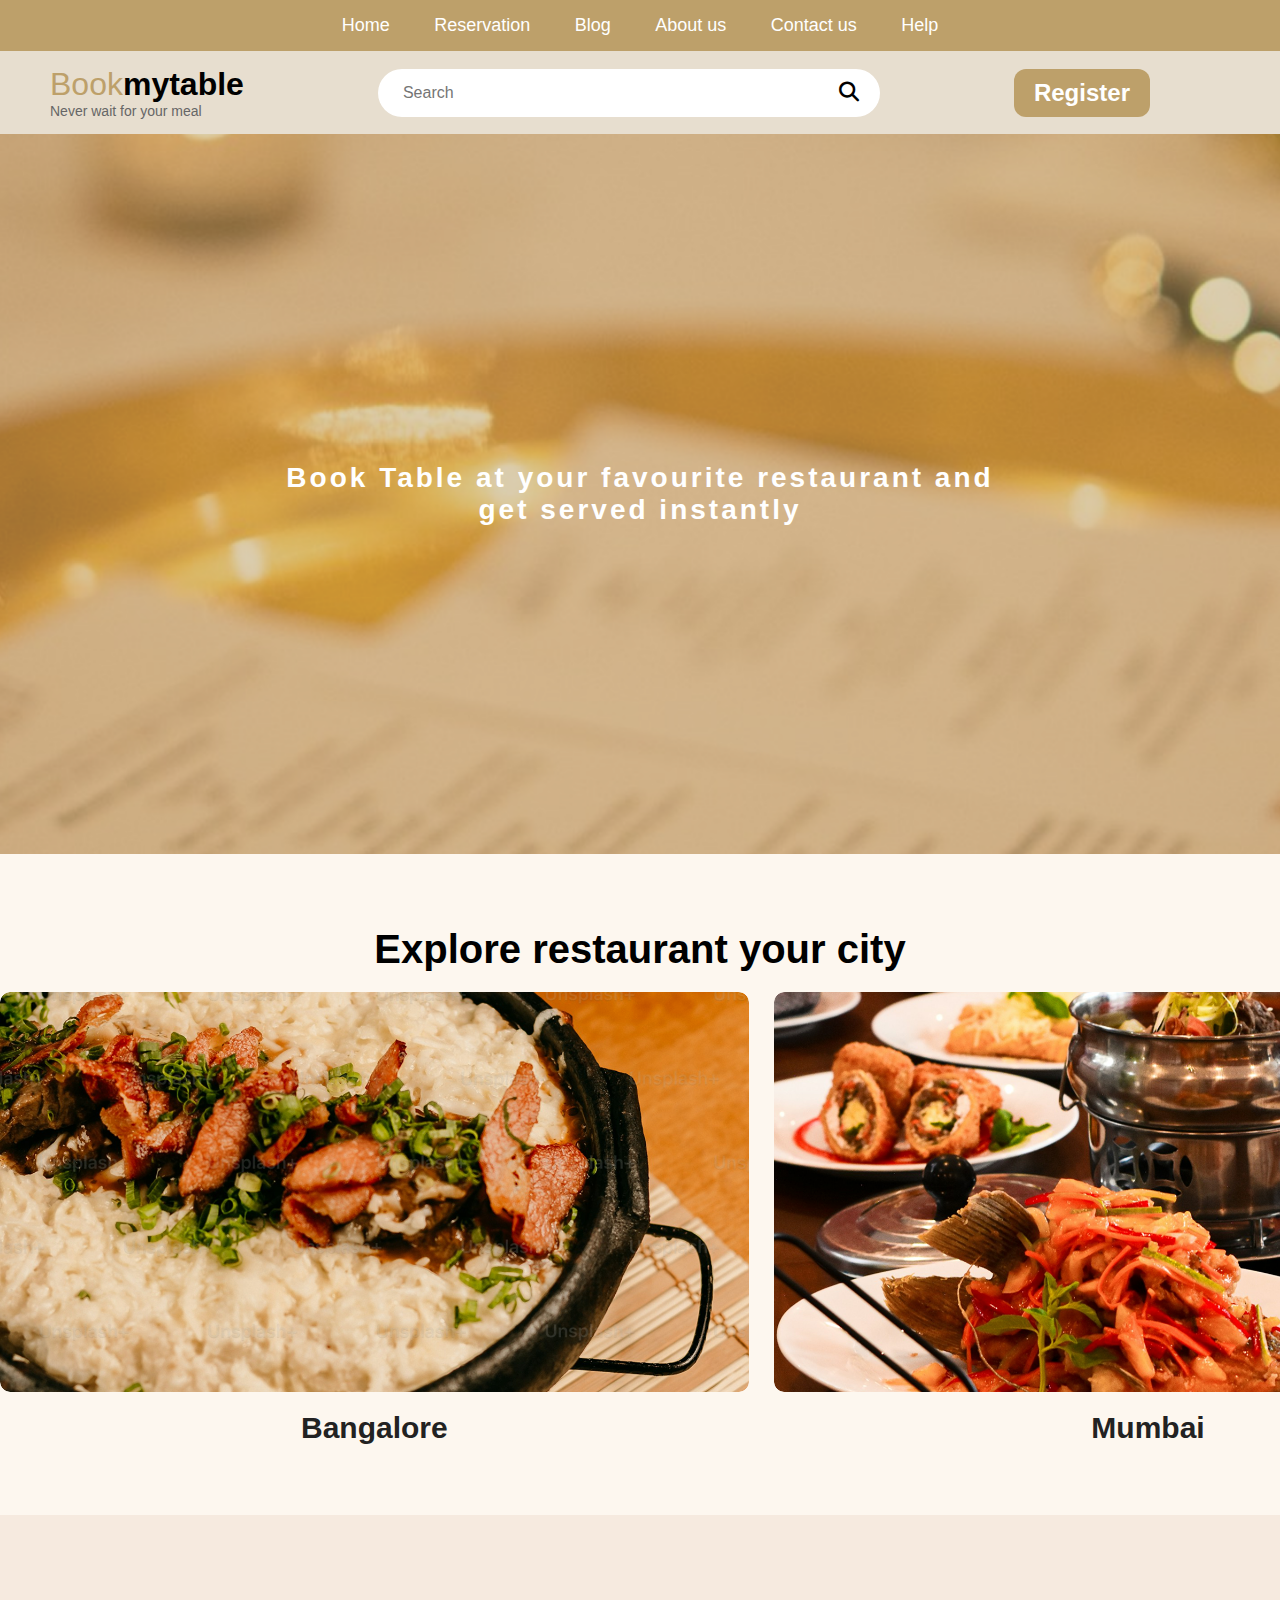
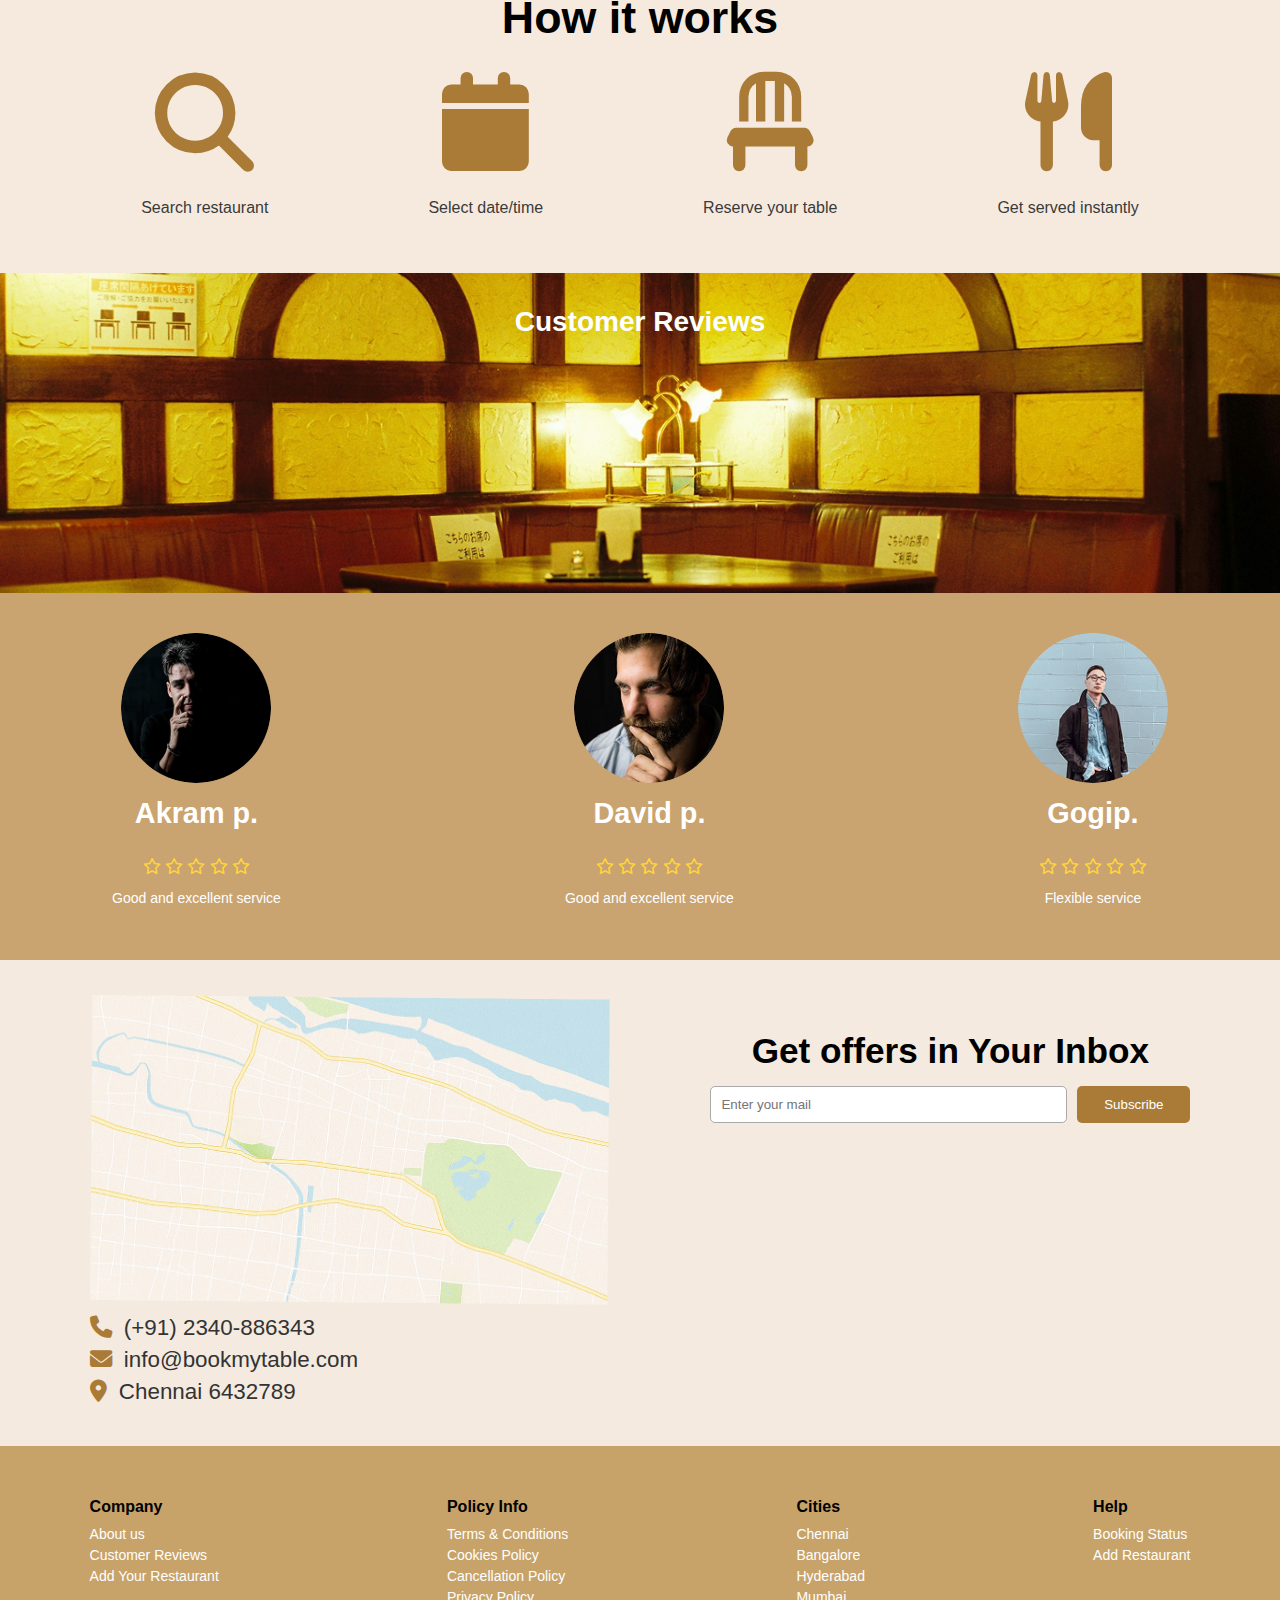
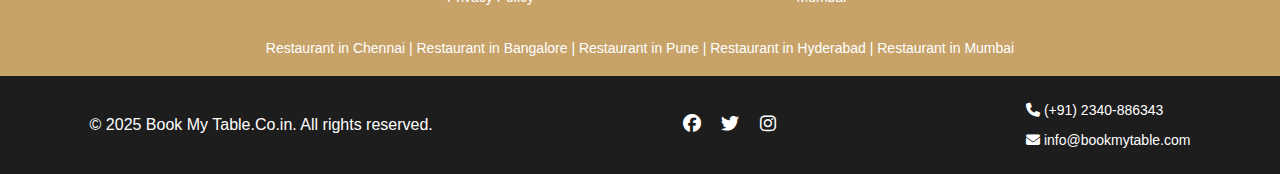
<file: index.html>
<!DOCTYPE html>
<html lang="en">
<head>
  <meta charset="UTF-8">
  <meta name="viewport" content="width=device-width, initial-scale=1.0">
  <title>Bookmytable</title>
  <link rel="stylesheet" href="css/style.css">
  <link rel="stylesheet" href="https://cdnjs.cloudflare.com/ajax/libs/font-awesome/6.5.0/css/all.min.css">
</head>
<body>
  <!-- Top Navigation -->
  <nav class="top-nav">
    <ul>
      <li><a href="index.html">Home</a></li>
      <li><a href="reservation.html">Reservation</a></li>
      <li><a href="blog.html">Blog</a></li>
      <li><a href="about.html">About us</a></li>
      <li><a href="contact.html">Contact us</a></li>
      <li><a href="help.html">Help</a></li>
    </ul>
  </nav>

  <!-- Second Navigation -->
  <div class="second-nav">
    <div class="logo">
      <a href="#"><span class="book">Book</span><span class="mytable">mytable</span></a>
      <p>Never wait for your meal</p>
    </div>

    <div class="search-box">
      <input type="text" placeholder="Search">
      <button><i class="fa fa-search"></i></button>
    </div>
    <div class="auth-buttons" id="authButtons">
        <button class="register-btn" id="registerBtn">Register</button>
    </div>

    <div class="user-actions hidden" id="userActions">
      <a href="#"><i class="fa fa-bell" style="color: #c59d0e;margin-right: 35px;  font-size: 2.4rem;" ></i></a>
      <a href="contact.html"><i class="fa fa-headphones" style="color: #c59d0e;margin-right: 35px; font-size: 2.4rem;" ></i></a>
      <a href="wishlist.html"><i class="fa fa-heart" style="color: #c59d0e;margin-right: 35px; font-size: 2.4rem;" ></i></a>
      <a href="#"><img src="image/Photo by Dani.png" alt="Profile"class="profile-pic "></a>
    </div>
       
  </div>
<!-- Register -->
   <!-- REGISTER / LOGIN MODAL -->
<div id="authModal" class="modal">
    <div class="modal-content">
        <span class="close-button" id="closeAuthModal">&times;</span>
        <h2 class="modal-title">Register Free !</h2>

        <form id="authForm">
            <div class="input-group">
                <input type="email" id="email" placeholder="Enter your e-mail" required>
            </div>
            <div class="input-group">
                <input type="password" id="password" placeholder="Password" required>
            </div>
            <button type="submit" class="login-btn">Login</button>
        </form>

        <a href="#" class="forgot-password">Forget your password?</a>

        <div class="social-separator">
            <span>Sign Up Using</span>
        </div>

        <div class="social-login">
            <a href="#" class="social-icon google"><i class="fab fa-google"></i></a>
            <a href="#" class="social-icon facebook"><i class="fab fa-facebook-f"></i></a>
            <a href="#" class="social-icon instagram"><i class="fab fa-instagram"></i></a>
            <a href="#" class="social-icon twitter"><i class="fab fa-twitter"></i></a>
        </div>
    </div>
</div>

    <!-- <div id="successModal" class="modal">
        <div class="modal-content small-modal">
            <span class="close-button" id="closeSuccessModal">&times;</span>
            <p>Login Successful!</p>
            <button class="ok-button" id="okSuccessModal">OK</button>
        </div>
    </div> -->

      <!-- Hero Section (for demo) -->
  <section class="hero">
    <h1>Book Table at your favourite restaurant and<br>get served instantly</h1>
  </section>
<!-- auto move -->
  <section class="city-section">
    <h2>Explore restaurant your city</h2>

    <div class="slider" id="slider">
        <a href="cusins.html" style="text-decoration: none;"> <div class="slide">
            <img src="image/unsplash_AGdxYn7e-5Q.png" alt="">
            <h3>Bangalore</h3>
        </div></a>
        
        <a href="cusins.html" style="text-decoration: none;"><div class="slide">
            <img src="image/unsplash_0sFJETeW64k.png" alt="">
            <h3>Mumbai</h3>
        </div></a>
        
        <a href="cusins.html" style="text-decoration: none;"><div class="slide">
            <img src="image/unsplash_AGdxYn7e-5Q.png" alt="">
            <h3>Hyderabad</h3>
        </div></a>
        
        <a href="cusins.html" style="text-decoration: none;"><div class="slide">
            <img src="image/unsplash_tsB97NwNX28.png" alt="">
            <h3>Chennai</h3>
        </div></a>
        
    </div>
</section>
<!-- HOW IT WORKS -->
<section class="how-section">
    <h2>How it works</h2>

    <div class="how-container">
        <div class="box">
            <i class="fas fa-search"></i>
            <p>Search restaurant</p>
        </div>

        <div class="box">
            <i class="fas fa-calendar"></i>
            <p>Select date/time</p>
        </div>

        <div class="box">
            <i class="fas fa-chair"></i>
            <p>Reserve your table</p>
        </div>

        <div class="box">
            <i class="fas fa-utensils"></i>
            <p>Get served instantly</p>
        </div>
    </div>
</section>

<!-- CUSTOMER REVIEW SECTION -->
<section class="review-section">
    <h2>Customer Reviews</h2>

    <div class="review-bg"></div>

    <div class="review-box-container">
        <div class="review-box">
            <img src="image/Photo by Patrick T'Kindt.png">
            <h3>Akram p.</h3>
            <i class="fa-regular fa-star" style="color: #FFD43B;"></i>
            <i class="fa-regular fa-star" style="color: #FFD43B;"></i>
            <i class="fa-regular fa-star" style="color: #FFD43B;"></i>
            <i class="fa-regular fa-star" style="color: #FFD43B;"></i>
            <i class="fa-regular fa-star" style="color: #FFD43B;"></i>
            <p>Good and excellent service</p>
        </div>

        <div class="review-box">
            <img src="image/Photo by Lesly Juarez.png">
            <h3>David p.</h3>
            <i class="fa-regular fa-star" style="color: #FFD43B;"></i>
            <i class="fa-regular fa-star" style="color: #FFD43B;"></i>
            <i class="fa-regular fa-star" style="color: #FFD43B;"></i>
            <i class="fa-regular fa-star" style="color: #FFD43B;"></i>
            <i class="fa-regular fa-star" style="color: #FFD43B;"></i>
            <p>Good and excellent service</p>
        </div>

        <div class="review-box">
            <img src="image/Photo by H Liu.png">
            <h3>Gogip.</h3>
            <i class="fa-regular fa-star" style="color: #FFD43B;"></i>
            <i class="fa-regular fa-star" style="color: #FFD43B;"></i>
            <i class="fa-regular fa-star" style="color: #FFD43B;"></i>
            <i class="fa-regular fa-star" style="color: #FFD43B;"></i>
            <i class="fa-regular fa-star" style="color: #FFD43B;"></i>
            <p>Flexible service</p>
        </div>
    </div>
</section>
<!-- FOOTER SECTION -->
<footer>

    <div class="footer-top">

        <!-- LEFT: MAP + CONTACT DETAILS -->
        <div class="footer-map">
            <img src="image/ChatGPT Image Jul 2, 2025, 06_41_54 PM 1.png ">

            <p><i class="fas fa-phone"></i> (+91) 2340-886343</p>
            <p><i class="fas fa-envelope"></i> info@bookmytable.com</p>
            <p><i class="fas fa-location-dot"></i> Chennai 6432789</p>
        </div>

        <!-- RIGHT: EMAIL FORM -->
        <div class="subscribe-box">
            <h3>Get offers in Your Inbox</h3>
            <div class="email-row">
                <input type="email" placeholder="Enter your mail">
                <button>Subscribe</button>
            </div>
        </div>

    </div>


    <!-- FOOTER MIDDLE LINKS -->
    <div class="footer-links">

        <div class="col">
            <h4>Company</h4>
            <a href="#">About us</a>
            <a href="#">Customer Reviews</a>
            <a href="#">Add Your Restaurant</a>
        </div>

        <div class="col">
            <h4>Policy Info</h4>
            <a href="#">Terms & Conditions</a>
            <a href="#">Cookies Policy</a>
            <a href="#">Cancellation Policy</a>
            <a href="#">Privacy Policy</a>
        </div>

        <div class="col">
            <h4>Cities</h4>
            <a href="#">Chennai</a>
            <a href="#">Bangalore</a>
            <a href="#">Hyderabad</a>
            <a href="#">Mumbai</a>
        </div>

        <div class="col">
            <h4>Help</h4>
            <a href="#">Booking Status</a>
            <a href="#">Add Restaurant</a>
        </div>

    </div>


    <!-- RESTAURANT TEXT LINKS -->
    <div class="restaurant-links">
        Restaurant in Chennai | Restaurant in Bangalore | Restaurant in Pune |
        Restaurant in Hyderabad | Restaurant in Mumbai
    </div>


    <!-- BOTTOM BAR -->
    <div class="footer-bottom">
        <p>© 2025 Book My Table.Co.in. All rights reserved.</p>

        <div class="social-icons">
            <a href="#"><i class="fab fa-facebook"></i></a>
            <a href="#"><i class="fab fa-twitter"></i></a>
            <a href="#"><i class="fab fa-instagram"></i></a>
        </div>

        <div class="contact-bottom">
            <p><i class="fas fa-phone"></i> (+91) 2340-886343</p>
            <p><i class="fas fa-envelope"></i> info@bookmytable.com</p>
        </div>
    </div>

</footer>


<script>
// auto move
    
const slider = document.getElementById("slider");

slider.addEventListener("mouseover", () => {
  slider.style.animationPlayState = "paused";
});

slider.addEventListener("mouseout", () => {
  slider.style.animationPlayState = "running";
});



document.addEventListener("DOMContentLoaded", () => {

    const authModal = document.getElementById("authModal");
    const registerBtn = document.getElementById("registerBtn");
    const closeAuthModal = document.getElementById("closeAuthModal");
    const authForm = document.getElementById("authForm");

    const authButtons = document.getElementById("authButtons"); // Register/Login buttons container
    const userActions = document.getElementById("userActions"); // User icons container

    // ✅ Open Modal
    registerBtn?.addEventListener("click", () => {
        authModal.classList.add("show");
    });

    // ✅ Close Modal when clicking X
    closeAuthModal?.addEventListener("click", () => {
        authModal.classList.remove("show");
    });

    // ✅ Close Modal when clicking outside box
    window.addEventListener("click", (e) => {
        if (e.target === authModal) authModal.classList.remove("show");
    });

    // ✅ On Login
    authForm?.addEventListener("submit", (e) => {
        e.preventDefault();

        authModal.classList.remove("show"); // close modal

        // Hide register/login buttons – show user icons
        authButtons.classList.add("hidden");
        userActions.classList.remove("hidden");

        console.log("User logged in successfully!");
    });
});

const profile = document.getElementById('profile');
const dropdown = document.getElementById('profileDropdown');
const bell = document.getElementById('bell');
const notification = document.getElementById('notificationBox');

// Toggle dropdown
profile.addEventListener('click', () => {
  dropdown.style.display = dropdown.style.display === 'block' ? 'none' : 'block';
  notification.style.display = 'none';
});

// Toggle notification box
bell.addEventListener('click', () => {
  notification.style.display = notification.style.display === 'block' ? 'none' : 'block';
  dropdown.style.display = 'none';
});

// Hide both when clicking outside
document.addEventListener('click', (e) => {
  if (!profile.contains(e.target) && !dropdown.contains(e.target) &&
      !bell.contains(e.target) && !notification.contains(e.target)) {
    dropdown.style.display = 'none';
    notification.style.display = 'none';
  }
});

</script>
</body>
</html>
</file>
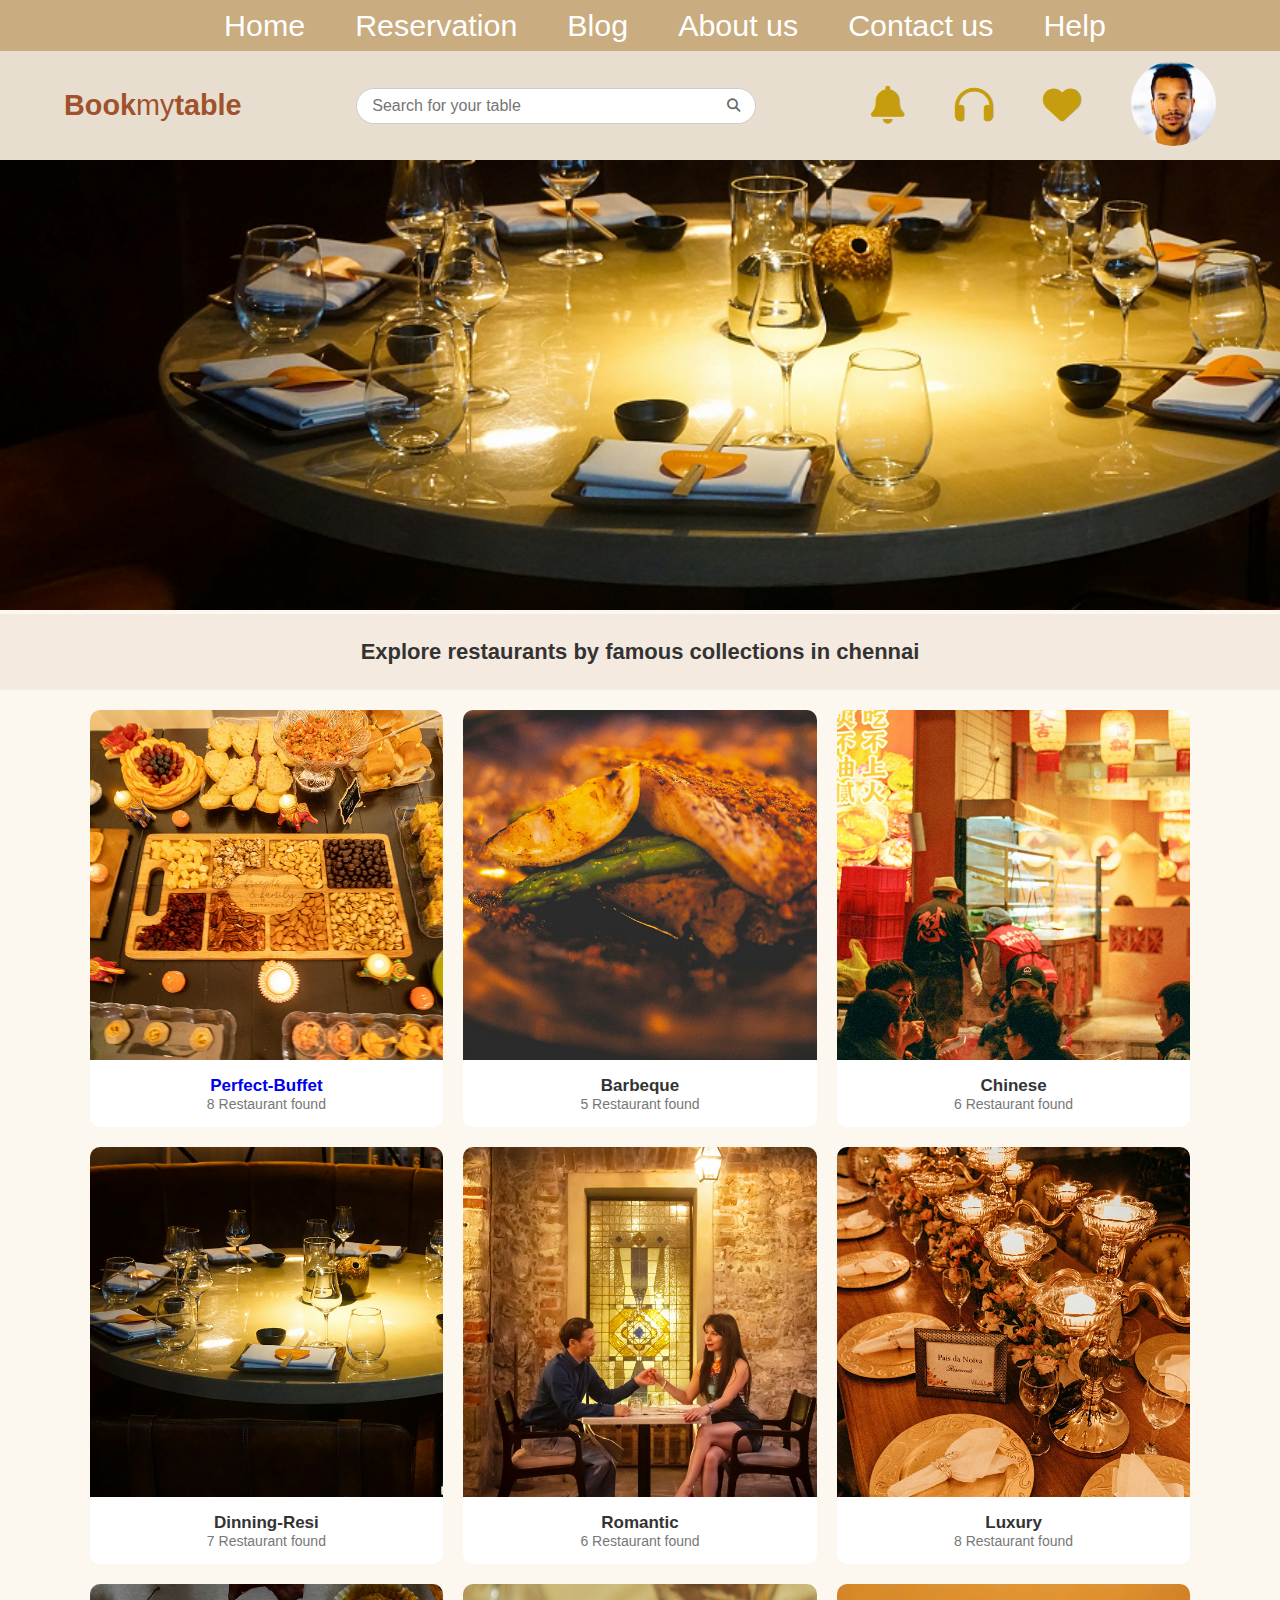
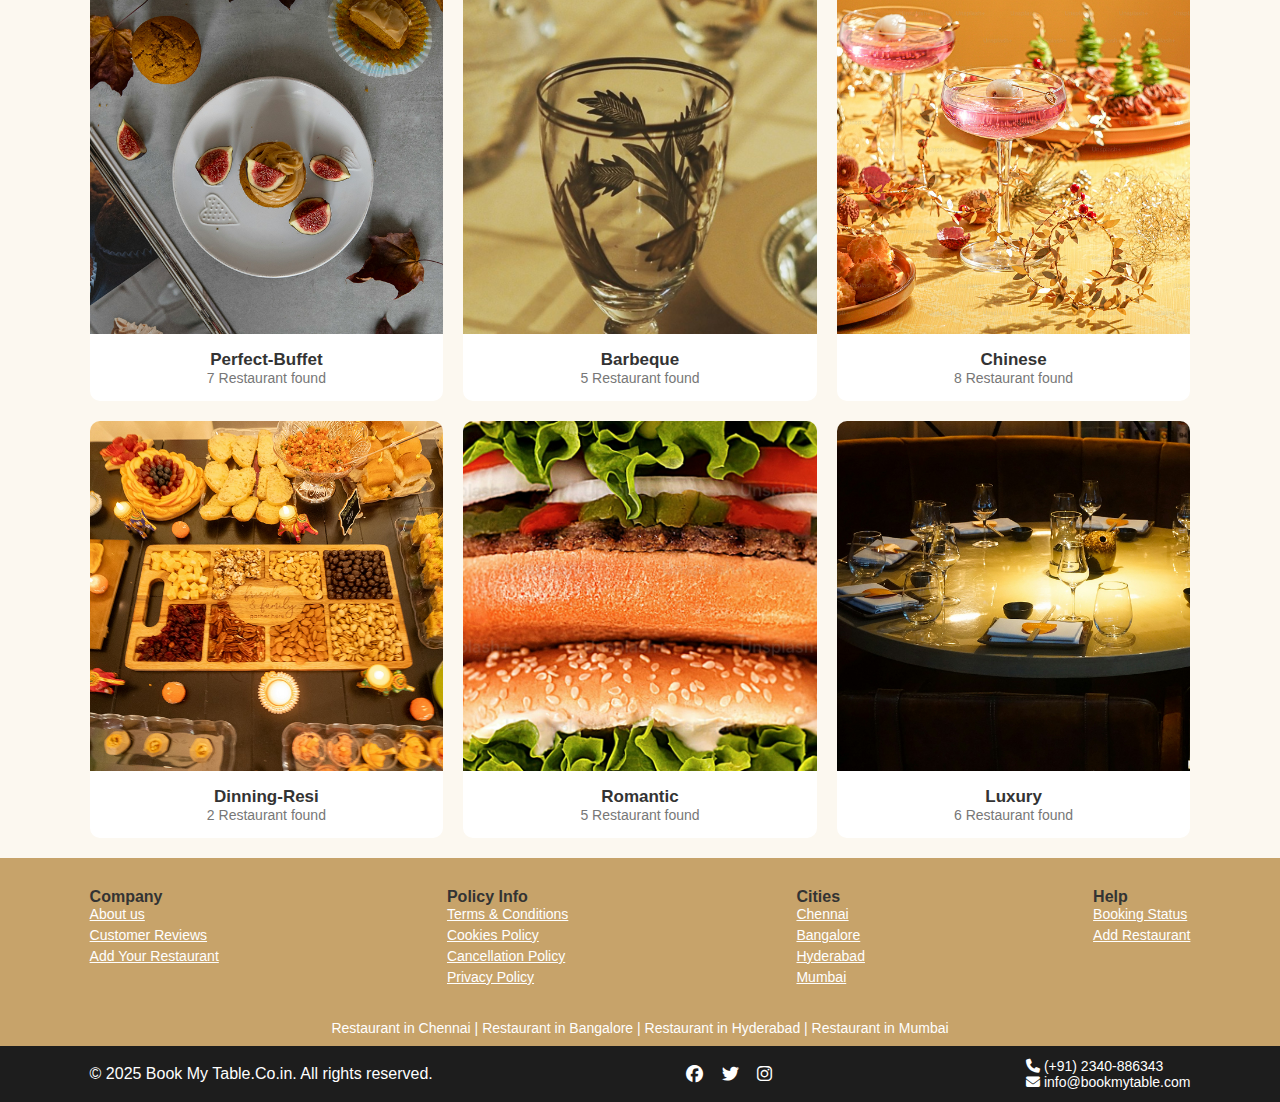
<file: cusins.html>
<!DOCTYPE html>
<html lang="en">
<head>
<meta charset="UTF-8">
<meta name="viewport" content="width=device-width, initial-scale=1.0">
<title>Navbar</title>
<link rel="stylesheet" href="css/cusins.css">

<!-- Font Awesome Icons -->
<link rel="stylesheet" href="https://cdnjs.cloudflare.com/ajax/libs/font-awesome/6.5.0/css/all.min.css">

</head>
<body>

<header class="site-header">
        <nav class="top-nav-bar">
            <a href="index.html">Home</a>
            <a href="reservation.html">Reservation</a>
            <a href="blog.html">Blog</a>
            <a href="about.html">About us</a>
            <a href="contact.html">Contact us</a>
            <a href="help.html">Help</a>
        </nav>
        <div class="search-and-user-bar">
            <div class="logo">Book<span class="my-table">my</span>table</div>
            <div class="search-container">
                <input type="text" placeholder="Search for your table" class="search-input">
                <button class="search-btn"><i class="fas fa-search"></i></button>
            </div>
            <div class="user-icons">
                <a href="#"><i class="fa fa-bell" style="color: #c59d0e;margin-right: 35px;  font-size: 2.4rem;"  ></i></a>
                <a href="contact.html"><i class="fa fa-headphones" style="color: #c59d0e;margin-right: 35px;  font-size: 2.4rem;" " ></i></a>
                <a href="wishlist.html"><i class="fa fa-heart" style="color: #c59d0e;margin-right: 35px;  font-size: 2.4rem;" " ></i></a>
                <a href="#"><img src="image/Photo by Dani.png" alt="Profile" class="profile-pic "></a>
            </div>
        </div>
    </header>

<!-- Image Below Navbar -->
<div class="hero-img">
    <img src="image/unsplash_zS2E12aPO00-1.png" alt="">
</div>
<!-- PAGE TITLE -->
<section class="collections-title">
    <h2>Explore restaurants by famous collections in chennai</h2>
</section>

<!-- RESTAURANT GRID SECTION -->
<section class="collection-grid">

    <!-- CARD -->
   <a href="reservation.html" style="text-decoration: none;"> <div class="card"><img src="image/unsplash_OlHQyIHQorc-1.png" alt=""><h3>Perfect-Buffet</h3><p>8 Restaurant found</p></div> </a>
    <div class="card"><img src="image/unsplash_NvxVZ3xMc2M-2.png" alt=""><h3>Barbeque</h3><p>5 Restaurant found</p></div>
    <div class="card"><img src="image/unsplash_NvxVZ3xMc2M-1.png" alt=""><h3>Chinese</h3><p>6 Restaurant found</p></div>

    <div class="card"><img src="image/unsplash_zS2E12aPO00-1.png" alt=""><h3>Dinning-Resi</h3><p>7 Restaurant found</p></div>
    <div class="card"><img src="image/unsplash_rgzoI430PBs-1.png" alt=""><h3>Romantic</h3><p>6 Restaurant found</p></div>
    <div class="card"><img src="image/unsplash_8TH0fB63XWg.png" alt=""><h3>Luxury</h3><p>8 Restaurant found</p></div>

    <div class="card"><img src="image/unsplash_4doynaKi3N8.png" alt=""><h3>Perfect-Buffet</h3><p>7 Restaurant found</p></div>
    <div class="card"><img src="image/unsplash_52PwQRmhdc0.png" alt=""><h3>Barbeque</h3><p>5 Restaurant found</p></div>
    <div class="card"><img src="image/unsplash_jKCy1UKE-4Y.png" alt=""><h3>Chinese</h3><p>8 Restaurant found</p></div>

    <div class="card"><img src="image/unsplash_OlHQyIHQorc-1.png" alt=""><h3>Dinning-Resi</h3><p>2 Restaurant found</p></div>
    <div class="card"><img src="image/unsplash_tsB97NwNX28.png" alt=""><h3>Romantic</h3><p>5 Restaurant found</p></div>
    <div class="card"><img src="image/unsplash_zS2E12aPO00-1.png" alt=""><h3>Luxury</h3><p>6 Restaurant found</p></div>

</section>

<!-- ✅ FOOTER EXACT DESIGN -->
<footer>

    
    <div class="footer-links">
        <div class="col">
            <h4>Company</h4>
            <a href="#">About us</a>
            <a href="#">Customer Reviews</a>
            <a href="#">Add Your Restaurant</a>
        </div>
        <div class="col">
            <h4>Policy Info</h4>
            <a href="#">Terms & Conditions</a>
            <a href="#">Cookies Policy</a>
            <a href="#">Cancellation Policy</a>
            <a href="#">Privacy Policy</a>
        </div>
        <div class="col">
            <h4>Cities</h4>
            <a href="#">Chennai</a>
            <a href="#">Bangalore</a>
            <a href="#">Hyderabad</a>
            <a href="#">Mumbai</a>
        </div>
        <div class="col">
            <h4>Help</h4>
            <a href="#">Booking Status</a>
            <a href="#">Add Restaurant</a>
        </div>
    </div>

    <div class="restaurant-links">
        Restaurant in Chennai | Restaurant in Bangalore | Restaurant in Hyderabad | Restaurant in Mumbai
    </div>

    <div class="footer-bottom">
        <p>© 2025 Book My Table.Co.in. All rights reserved.</p>

        <div class="social">
            <i class="fab fa-facebook"></i>
            <i class="fab fa-twitter"></i>
            <i class="fab fa-instagram"></i>
        </div>

        <div class="contact-end">
            <p><i class="fas fa-phone"></i> (+91) 2340-886343</p>
            <p><i class="fas fa-envelope"></i> info@bookmytable.com</p>
        </div>
    </div>

</footer>

</body>
</html>
</file>
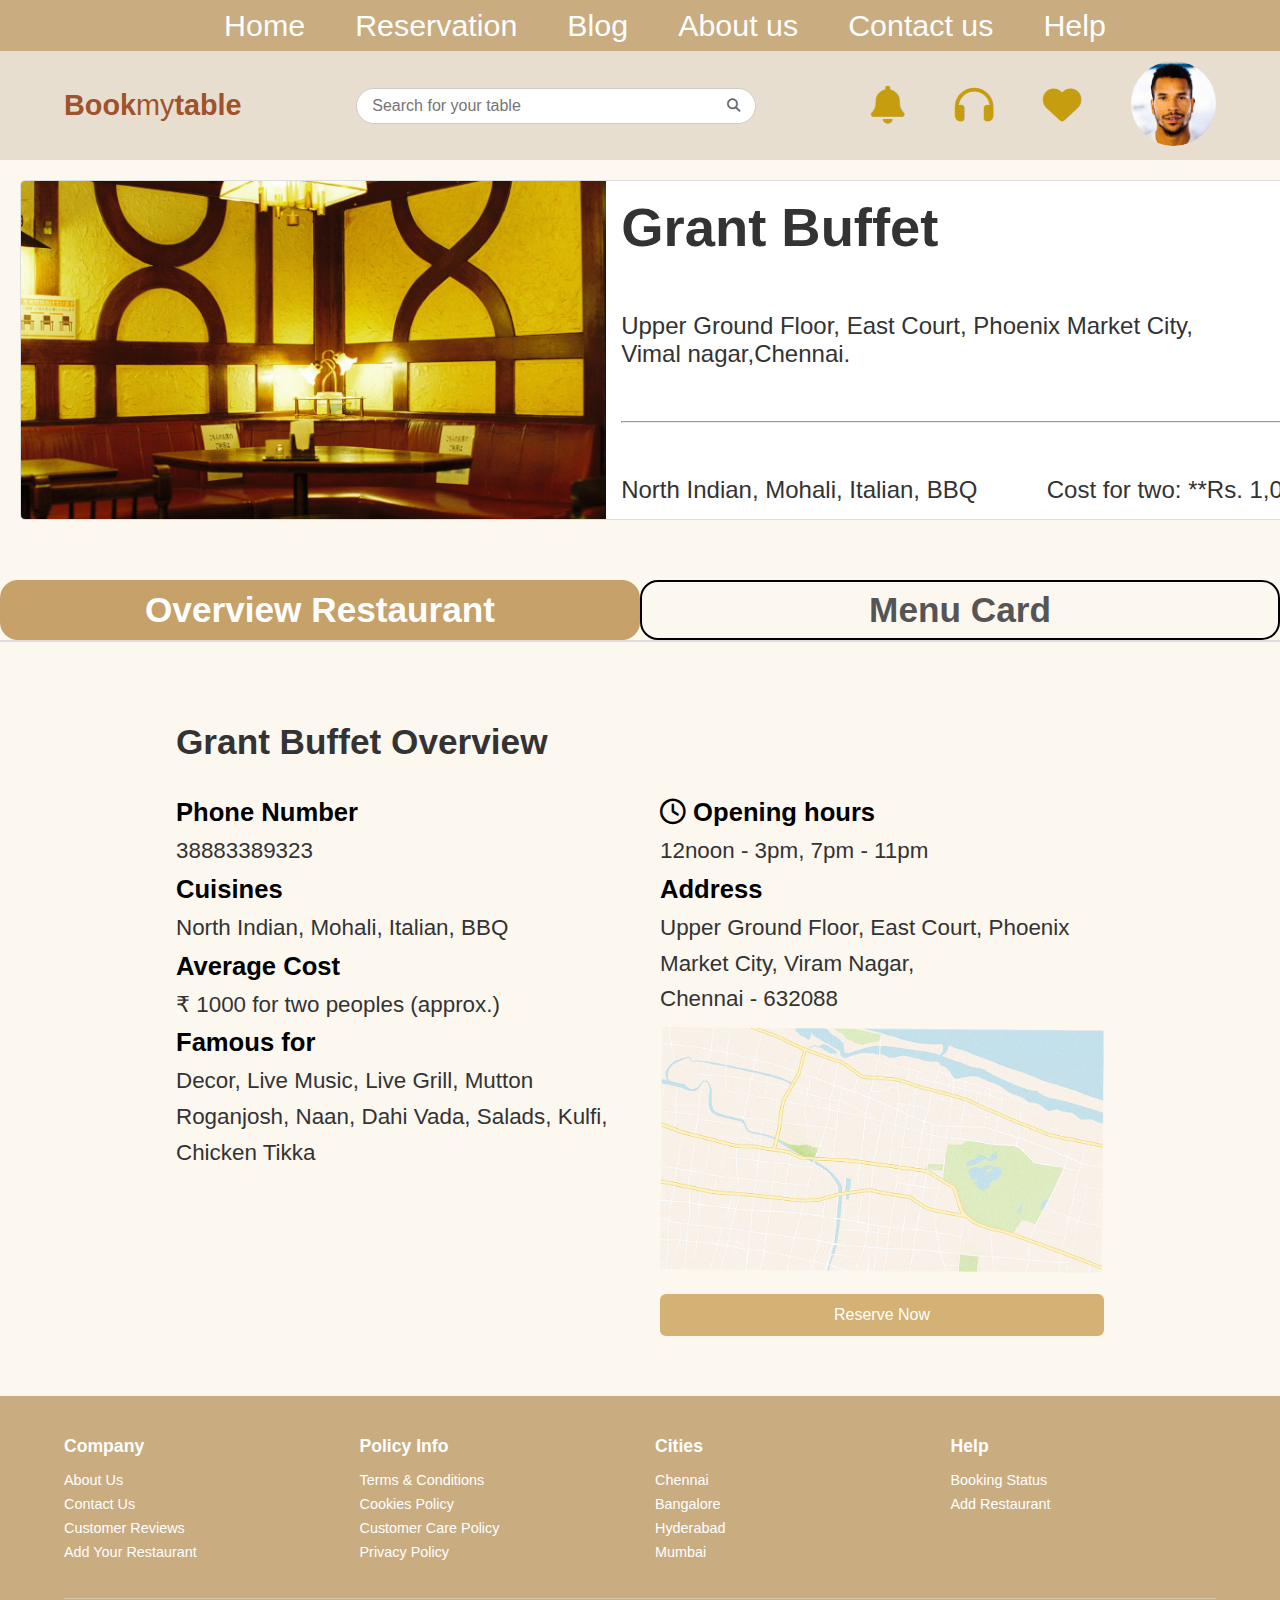
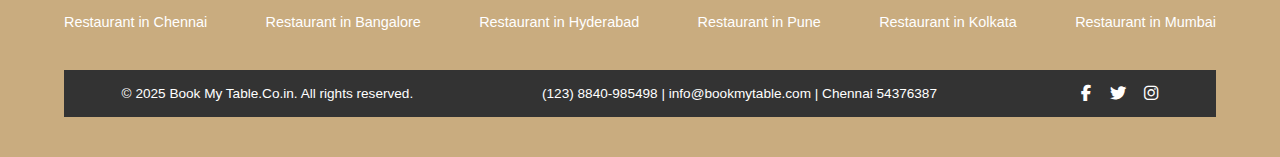
<file: grandbuff.html>
<!DOCTYPE html>
<html lang="en">
<head>
    <meta charset="UTF-8">
    <meta name="viewport" content="width=device-width, initial-scale=1.0">
    <title>Grant Buffet - Book My Table</title>
    <link rel="stylesheet" href="css/grandbuff.css">
    <link rel="stylesheet" href="https://cdnjs.cloudflare.com/ajax/libs/font-awesome/6.5.1/css/all.min.css">
</head>
<body>

     <header class="site-header">
        <nav class="top-nav-bar">
            <a href="index.html">Home</a>
            <a href="reservation.html">Reservation</a>
            <a href="blog.html">Blog</a>
            <a href="about.html">About us</a>
            <a href="contact.html">Contact us</a>
            <a href="help.html">Help</a>
        </nav>
        <div class="search-and-user-bar">
            <div class="logo">Book<span class="my-table">my</span>table</div>
            <div class="search-container">
                <input type="text" placeholder="Search for your table" class="search-input">
                <button class="search-btn"><i class="fas fa-search"></i></button>
            </div>
            <div class="user-icons">
                <a href="#"><i class="fa fa-bell" style="color: #c59d0e;margin-right: 35px;  font-size: 2.4rem;"  ></i></a>
                <a href="contact.html"><i class="fa fa-headphones" style="color: #c59d0e;margin-right: 35px;  font-size: 2.4rem;" " ></i></a>
                <a href="wishlist.html"><i class="fa fa-heart" style="color: #c59d0e;margin-right: 35px;  font-size: 2.4rem;" " ></i></a>
                <a href="#"><img src="image/Photo by Dani.png" alt="Profile" class="profile-pic "></a>
            </div>
        </div>
    </header>

            
    <main class="restaurant-detail-page">
        <section class="restaurant-listings">
            <article class="restaurant-card">
                <img src="image/Frame 30681.png" alt="Grant Buffet restaurant interior" class="card-image">
                <div class="card-content">
                    <div class="title-row">
                        <h2>Grant Buffet</h2>    
                        <button class="favorite-btn"><i class="far fa-heart"></i></button>
                    </div>
                    <p class="cuisine-types">Upper Ground Floor, East Court, Phoenix Market City,<br>Vimal nagar,Chennai.</p>
                    <hr>
                    <div class="details-row">
                        <p class="cuisine">North Indian, Mohali, Italian, BBQ</p>
                        <p class="cost">Cost for two: **Rs. 1,000**</p>
                        <div class="rating">
                            </div>
                            <hr>
                    </div>
                </div>
            </article>
        </section>
        <nav class="restaurant-tabs">
            <a href="#" class="tab active" data-tab="overview" style="text-align: center; width: 50%;font-size: 2.2rem;">Overview Restaurant</a>
            <a href="#" class="tab" data-tab="menu" style="text-align: center; width: 50%;font-size: 2.2rem;">Menu Card</a>
        </nav>

        <div class="content-container">
            
            <section class="tab-content" id="overview">
                <div class="overview-section">

                    <h2 class="heading">Grant Buffet Overview</h2>

                    <div class="overview-container">

                        <!-- LEFT SIDE -->
                        <div class="left-details">
                            <p><strong>Phone Number</strong><br> 38883389323</p>

                            <p><strong>Cuisines</strong><br> North Indian, Mohali, Italian, BBQ</p>

                            <p><strong>Average Cost</strong><br> ₹ 1000 for two peoples (approx.)</p>

                            <p><strong>Famous for</strong><br>
                                Decor, Live Music, Live Grill, Mutton Roganjosh, Naan, Dahi Vada, Salads, Kulfi, Chicken Tikka
                            </p>
                        </div>

                        <!-- RIGHT SIDE -->
                        <div class="right-details">
                            <p><strong><i class="fa-regular fa-clock"></i> Opening hours</strong><br>
                                12noon - 3pm, 7pm - 11pm
                            </p>

                            <p><strong>Address</strong><br>
                                Upper Ground Floor, East Court, Phoenix Market City, Viram Nagar,<br>
                                Chennai - 632088
                            </p>

                            <img src="image/ChatGPT Image Jul 2, 2025, 06_41_54 PM 1.png"
                                alt="map" class="map-img">

                            <a href="reservetable.html" style="text-decoration: none; color: white;"> <button class="reserve-btn">Reserve Now</button></a>
                        </div>

                    </div>

                </div>
            </section>

            <section class="tab-content hidden" id="menu">
                <div class="menu-container">

                    <h2>Our Menu Card</h2>

                    <div class="tabs">
                        <button class="tab">Starters</button>
                        <button class="tab">Main course</button>
                        <button class="tab active">Desserts</button>
                        <button class="tab">Beverages</button>
                    </div>

                    <div class="menu-grid">

                        <!-- CARD 1 -->
                        <div class="menu-card">
                            <img src="image/panna.webp" alt="Panno Catto">
                            <h3>Panno Catto</h3>
                            <p>₹ 240</p>

                            <button class="heart-btn"><i class="fa-regular fa-heart"></i></button>
                            <a href="wishlist.html" style="text-decoration: none;color: white;"> <button class="add-btn">Add Item</button></a>
                        </div>

                        <!-- CARD 2 -->
                        <div class="menu-card">
                            <img src="image/browine.webp" alt="Brownie Ice">
                            <h3>Brownie Ice</h3>
                            <p>₹ 280</p>

                            <button class="heart-btn"><i class="fa-regular fa-heart"></i></button>
                            <button class="add-btn">Add Item</button>
                        </div>

                        <!-- CARD 3 -->
                        <div class="menu-card">
                            <img src="image/gluten-free-new-york-cheesecake-1450985-hero-01-dc54f9daf38044238b495c7cefc191fa.jpg" alt="Chesse Cake">
                            <h3>Chesse Cake</h3>
                            <p>₹ 240</p>

                            <button class="heart-btn"><i class="fa-regular fa-heart"></i></button>
                            <button class="add-btn">Add Item</button>
                        </div>

                        <!-- CARD 4 -->
                        <div class="menu-card">
                            <img src="image/salted-caramel-apple-pie-lattice-top.jpg" alt="Apple Pie">
                            <h3>Apple Pie</h3>
                            <p>₹ 240</p>

                            <button class="heart-btn"><i class="fa-regular fa-heart"></i></button>
                            <button class="add-btn">Add Item</button>
                        </div>

                        <!-- CARD 5 -->
                        <div class="menu-card">
                            <img src="image/jamun.webp" alt="Gulab Jamun">
                            <h3>Gulab Jamun</h3>
                            <p>₹ 240</p>

                            <button class="heart-btn"><i class="fa-regular fa-heart"></i></button>
                            <button class="add-btn">Add Item</button>
                        </div>

                        <!-- CARD 6 -->
                        <div class="menu-card">
                            <img src="image/Classic-Creme-Brulee.jpg" alt="Creme Bruele">
                            <h3>Creme Bruele</h3>
                            <p>₹ 240</p>

                            <button class="heart-btn"><i class="fa-regular fa-heart"></i></button>
                            <button class="add-btn">Add Item</button>
                        </div>

                    </div>
                </div>
            </section>
        </div>
    </main>
     <footer class="site-footer">
        <div class="footer-content-grid">
            <div class="footer-column company">
                <h3>Company</h3>
                <ul>
                    <li>About Us</li>
                    <li>Contact Us</li>
                    <li>Customer Reviews</li>
                    <li>Add Your Restaurant</li>
                </ul>
            </div>
            <div class="footer-column policy">
                <h3>Policy Info</h3>
                <ul>
                    <li>Terms & Conditions</li>
                    <li>Cookies Policy</li>
                    <li>Customer Care Policy</li>
                    <li>Privacy Policy</li>
                </ul>
            </div>
            <div class="footer-column cities">
                <h3>Cities</h3>
                <ul>
                    <li>Chennai</li>
                    <li>Bangalore</li>
                    <li>Hyderabad</li>
                    <li>Mumbai</li>
                </ul>
            </div>
            <div class="footer-column help">
                <h3>Help</h3>
                <ul>
                    <li>Booking Status</li>
                    <li>Add Restaurant</li>
                </ul>
            </div>
        </div>

        <div class="restaurant-links-row">
            <span>Restaurant in Chennai</span>
            <span>Restaurant in Bangalore</span>
            <span>Restaurant in Hyderabad</span>
            <span>Restaurant in Pune</span>
            <span>Restaurant in Kolkata</span>
            <span>Restaurant in Mumbai</span>
        </div>

        <div class="copyright-bar">
            <div class="copyright">
                © 2025 Book My Table.Co.in. All rights reserved.
            </div>
            <div class="contact-info">
                (123) 8840-985498 | info@bookmytable.com | Chennai 54376387
            </div>
            <div class="social-icons">
                <i class="fab fa-facebook-f"></i>
                <i class="fab fa-twitter"></i>
                <i class="fab fa-instagram"></i>
            </div>
        </div>
    </footer>
    <script >
        document.addEventListener('DOMContentLoaded', () => {
    // 1. Heart Toggle Functionality
    const favoriteToggle = document.getElementById('favorite-toggle');
    if (favoriteToggle) {
        favoriteToggle.addEventListener('click', () => {
            const icon = favoriteToggle.querySelector('i');
            
            // Check if the icon is currently outlined (far)
            if (icon.classList.contains('far')) {
                // Change to filled (fas)
                icon.classList.remove('far');
                icon.classList.add('fas');
            } else {
                // Change to outlined (far)
                icon.classList.remove('fas');
                icon.classList.add('far');
            }
        });
    }


    // 2. Tab Switching Functionality
    const tabs = document.querySelectorAll('.restaurant-tabs .tab');
    const contentSections = document.querySelectorAll('.tab-content');

    tabs.forEach(tab => {
        tab.addEventListener('click', (e) => {
            e.preventDefault(); // Stop the link from navigating

            const targetId = tab.getAttribute('data-tab'); // Get 'overview' or 'menu'

            // A. Update Active Tab Styling
            tabs.forEach(t => t.classList.remove('active'));
            tab.classList.add('active');

            // B. Toggle Content Visibility
            contentSections.forEach(section => {
                // Hide all content sections
                section.classList.add('hidden');
            });
            
            // Show only the selected content section
            const targetContent = document.getElementById(targetId);
            if (targetContent) {
                targetContent.classList.remove('hidden');
            }
        });
    });
});

// Toggle heart
const heartBtns = document.querySelectorAll(".heart-btn");

heartBtns.forEach(btn => {
    btn.addEventListener("click", function () {
        this.classList.toggle("active");
    });
});
    </script>
</body>
</html>
</file>
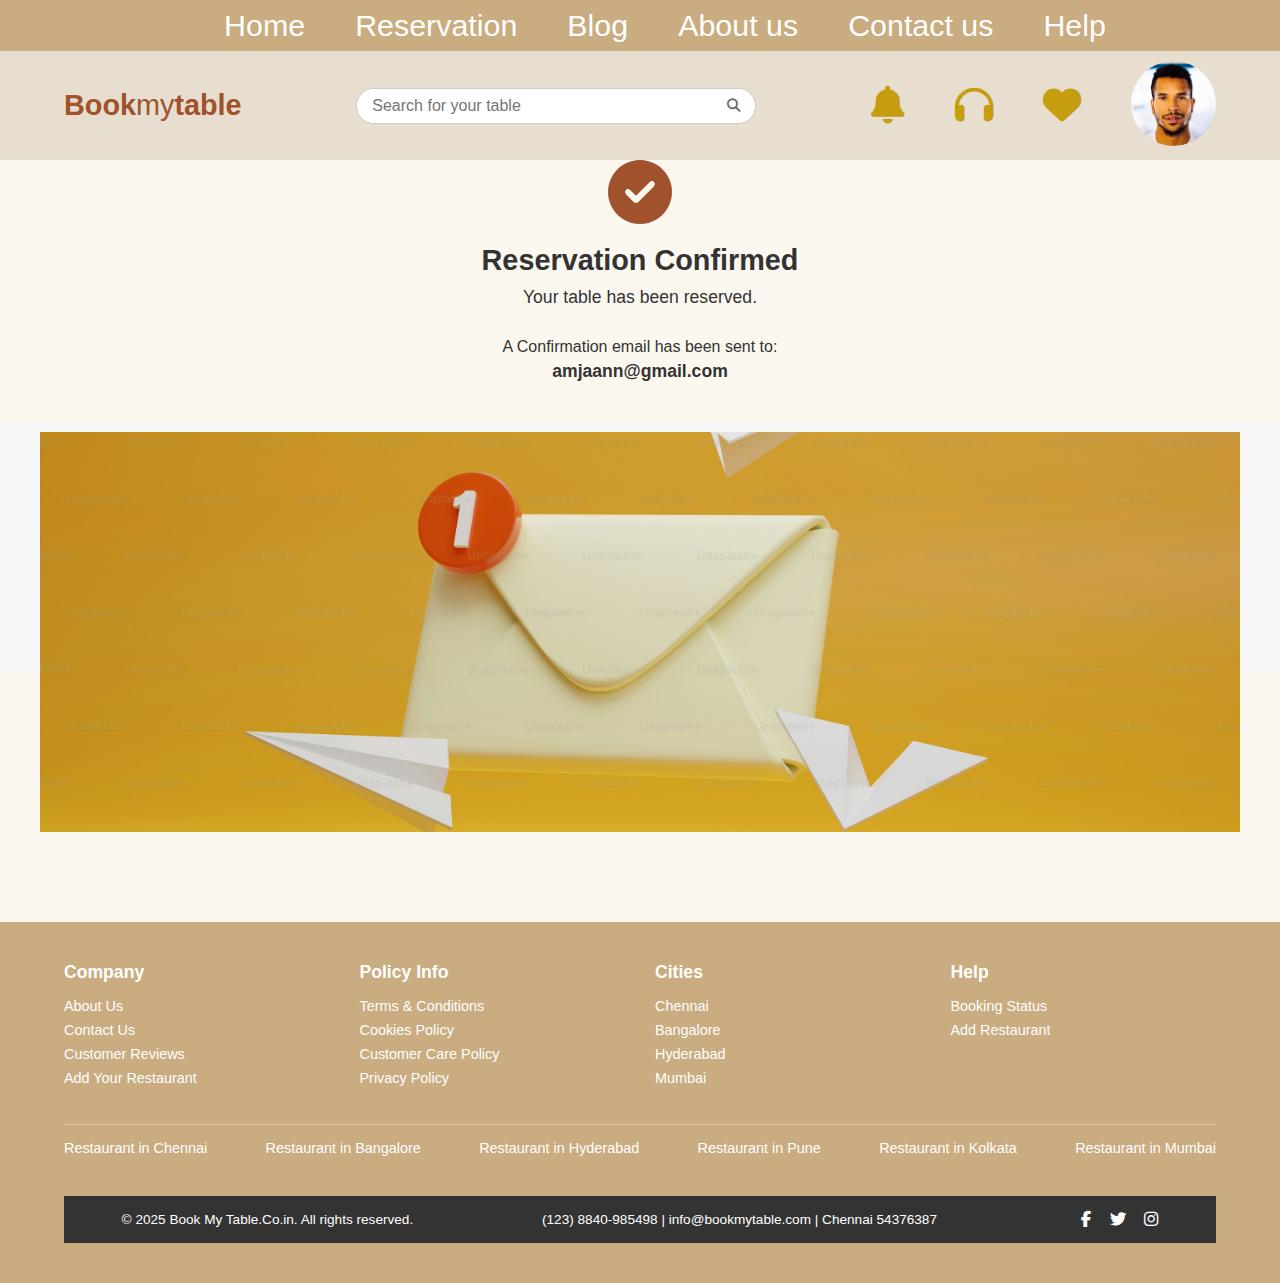
<file: resconfirm.html>
<!DOCTYPE html>
<html lang="en">
<head>
    <meta charset="UTF-8">
    <meta name="viewport" content="width=device-width, initial-scale=1.0">
    <title>Payment Selection - Book My Table</title>
   
    <link rel="stylesheet" href="https://cdnjs.cloudflare.com/ajax/libs/font-awesome/6.5.1/css/all.min.css">
    <style>
        /* --- Global Styles --- */
/* --- Global Reset & Base Styles --- */
* {
    box-sizing: border-box;
    margin: 0;
    padding: 0;
}
body {
    font-family: Arial, sans-serif;
    color: #333;
    background-color: #fcf8f0; /* Light beige body background */
}

/* --- 1. HEADER & TOP NAVIGATION --- */
.site-header {
    background-color: #fcf8f0; /* Matches the body/card background */
}
.top-nav-bar {
    display: flex;
    justify-content: center;
    background-color: #c9ac7f; /* Brownish-gold color for top bar */
    padding: 8px 5%;
}
.top-nav-bar a {
    color: white;
    text-decoration: none;
    margin-left: 50px;
    font-size: 1.9em;
}

.search-and-user-bar {
    display: flex;
    justify-content: space-between;
    align-items: center;
    padding: 10px 5%;
    
    margin: 0 auto;
    background-color: #e7decf;
}
.logo {
    font-size: 1.8em;
    font-weight: bold;
    color: #a0522d; /* Darker brown/red */
}
.my-table {
    font-weight: normal;
}
.search-container {
    display: flex;
    border: 1px solid #ccc;
    border-radius: 35px;
    overflow: hidden;
    width: 400px; /* Adjust size as needed */
}
.search-input {
    border: none;
    padding: 8px 15px;
    flex-grow: 1;
    font-size: 1em;
}
.search-btn {
    background-color: white;
    border: none;
    padding: 8px 15px;
    cursor: pointer;
    color: #666;
}
.user-icons {
    display: flex;
    align-items: center;
    gap: 15px;
}
.user-icons .icon {
    font-size: 3.2rem;
    color: #bda06a;
    cursor: pointer;
}
.profile-pic {
    width: 85px;
    height: 85px;
    border-radius: 50%;
    object-fit: cover;
}




/* --- 3. Confirmation Page Styles --- */
.confirmation-page {
    text-align: center;
    width: 100%;
}
.check-icon {
    color: #a0522d;
    font-size: 4em;
    margin-bottom: 20px;
}
.reservation-title {
    font-size: 1.8em;
    font-weight: bold;
    margin-bottom: 10px;
}
.reservation-message {
    font-size: 1.1em;
    margin-bottom: 30px;
}
.email-message {
    font-size: 1em;
    margin-bottom: 5px;
}
.user-email {
    font-weight: bold;
    font-size: 1.1em;
    margin-bottom: 40px;
}
.email-image-placeholder {
    /* Styles for the large email image placeholder */
    height: 250px; 
    background: #f7f7f7;
    display: flex;
    justify-content: center;
    align-items: center;
}

/* --- Media Query --- */
@media (max-width: 768px) {
    .payment-content-area {
        flex-direction: column;
    }
    .payment-forms-column {
        order: -1; /* Place form above the image on mobile */
    }
    .payment-image-column {
        height: 250px;
    }
    .form-row {
        flex-direction: column;
        gap: 0;
    }
    .proceed-btn {
        width: 100%;
        align-self: center;
    }
}
/* --- 4. FOOTER --- */
.site-footer {
    margin-top: 250px;
    background-color: #c9ac7f; /* Brownish-gold color for main footer */
    color: white;
    padding: 40px 5%;
}
.footer-content-grid {
    display: grid;
    grid-template-columns: repeat(4, 1fr);
    max-width: 1200px;
    margin: 0 auto;
    gap: 30px;
}
.footer-column h3 {
    margin-bottom: 15px;
    font-size: 1.1em;
}
.footer-column ul {
    list-style: none;
}
.footer-column li {
    margin-bottom: 8px;
    font-size: 0.9em;
    cursor: pointer;
}
.restaurant-links-row {
    display: flex;
    justify-content: space-between;
    max-width: 1200px;
    margin: 30px auto 0;
    padding-top: 15px;
    border-top: 1px solid rgba(255, 255, 255, 0.3);
    font-size: 0.9em;
}

/* Copyright Bar (Bottom Dark Section) */
.copyright-bar {
    background-color: #333; /* Dark background */
    color: white;
    padding: 15px 5%;
    display: flex;
    justify-content: space-between;
    align-items: center;
    font-size: 0.85em;
    margin-top: 40px;
}
.social-icons i {
    margin-left: 15px;
    font-size: 1.2em;
    cursor: pointer;
}
.contact-info {
    text-align: right;
}

    </style>
</head>
<body>

    
    <header class="site-header">
        <nav class="top-nav-bar">
            <a href="index.html">Home</a>
            <a href="reservation.html">Reservation</a>
            <a href="blog.html">Blog</a>
            <a href="about.html">About us</a>
            <a href="contact.html">Contact us</a>
            <a href="help.html">Help</a>
        </nav>
        <div class="search-and-user-bar">
            <div class="logo">Book<span class="my-table">my</span>table</div>
            <div class="search-container">
                <input type="text" placeholder="Search for your table" class="search-input">
                <button class="search-btn"><i class="fas fa-search"></i></button>
            </div>
            <div class="user-icons">
                <a href="#"><i class="fa fa-bell" style="color: #c59d0e;margin-right: 35px;  font-size: 2.4rem;"  ></i></a>
                <a href="contact.html"><i class="fa fa-headphones" style="color: #c59d0e;margin-right: 35px;  font-size: 2.4rem;" " ></i></a>
                <a href="wishlist.html"><i class="fa fa-heart" style="color: #c59d0e;margin-right: 35px;  font-size: 2.4rem;" " ></i></a>
                <a href="#"><img src="image/Photo by Dani.png" alt="Profile" class="profile-pic "></a>
            </div>
        </div>
    </header>

  
    <div class="payment-content-block confirmation-page " id="confirmation">
        <div class="confirmation-box">
            <i class="fas fa-check-circle check-icon"></i>
            <h2 class="reservation-title">Reservation Confirmed</h2>
            <p class="reservation-message">Your table has been reserved.</p>

            <p class="email-message">A Confirmation email has been sent to:</p>
            <p class="user-email">amjaann@gmail.com</p>         
        </div>
        <div class="email-image-placeholder">
            <img src="image/unsplash_iqde_OqSVM8.png" style="width: 1200px; height: 400px; margin-top: 350px;margin-bottom: 180px;">
        </div>
    </div>


     <footer class="site-footer">
        <div class="footer-content-grid">
            <div class="footer-column company">
                <h3>Company</h3>
                <ul>
                    <li>About Us</li>
                    <li>Contact Us</li>
                    <li>Customer Reviews</li>
                    <li>Add Your Restaurant</li>
                </ul>
            </div>
            <div class="footer-column policy">
                <h3>Policy Info</h3>
                <ul>
                    <li>Terms & Conditions</li>
                    <li>Cookies Policy</li>
                    <li>Customer Care Policy</li>
                    <li>Privacy Policy</li>
                </ul>
            </div>
            <div class="footer-column cities">
                <h3>Cities</h3>
                <ul>
                    <li>Chennai</li>
                    <li>Bangalore</li>
                    <li>Hyderabad</li>
                    <li>Mumbai</li>
                </ul>
            </div>
            <div class="footer-column help">
                <h3>Help</h3>
                <ul>
                    <li>Booking Status</li>
                    <li>Add Restaurant</li>
                </ul>
            </div>
        </div>

        <div class="restaurant-links-row">
            <span>Restaurant in Chennai</span>
            <span>Restaurant in Bangalore</span>
            <span>Restaurant in Hyderabad</span>
            <span>Restaurant in Pune</span>
            <span>Restaurant in Kolkata</span>
            <span>Restaurant in Mumbai</span>
        </div>

        <div class="copyright-bar">
            <div class="copyright">
                © 2025 Book My Table.Co.in. All rights reserved.
            </div>
            <div class="contact-info">
                (123) 8840-985498 | info@bookmytable.com | Chennai 54376387
            </div>
            <div class="social-icons">
                <i class="fab fa-facebook-f"></i>
                <i class="fab fa-twitter"></i>
                <i class="fab fa-instagram"></i>
            </div>
        </div>
    </footer>
    
</body>
</html>
</file>
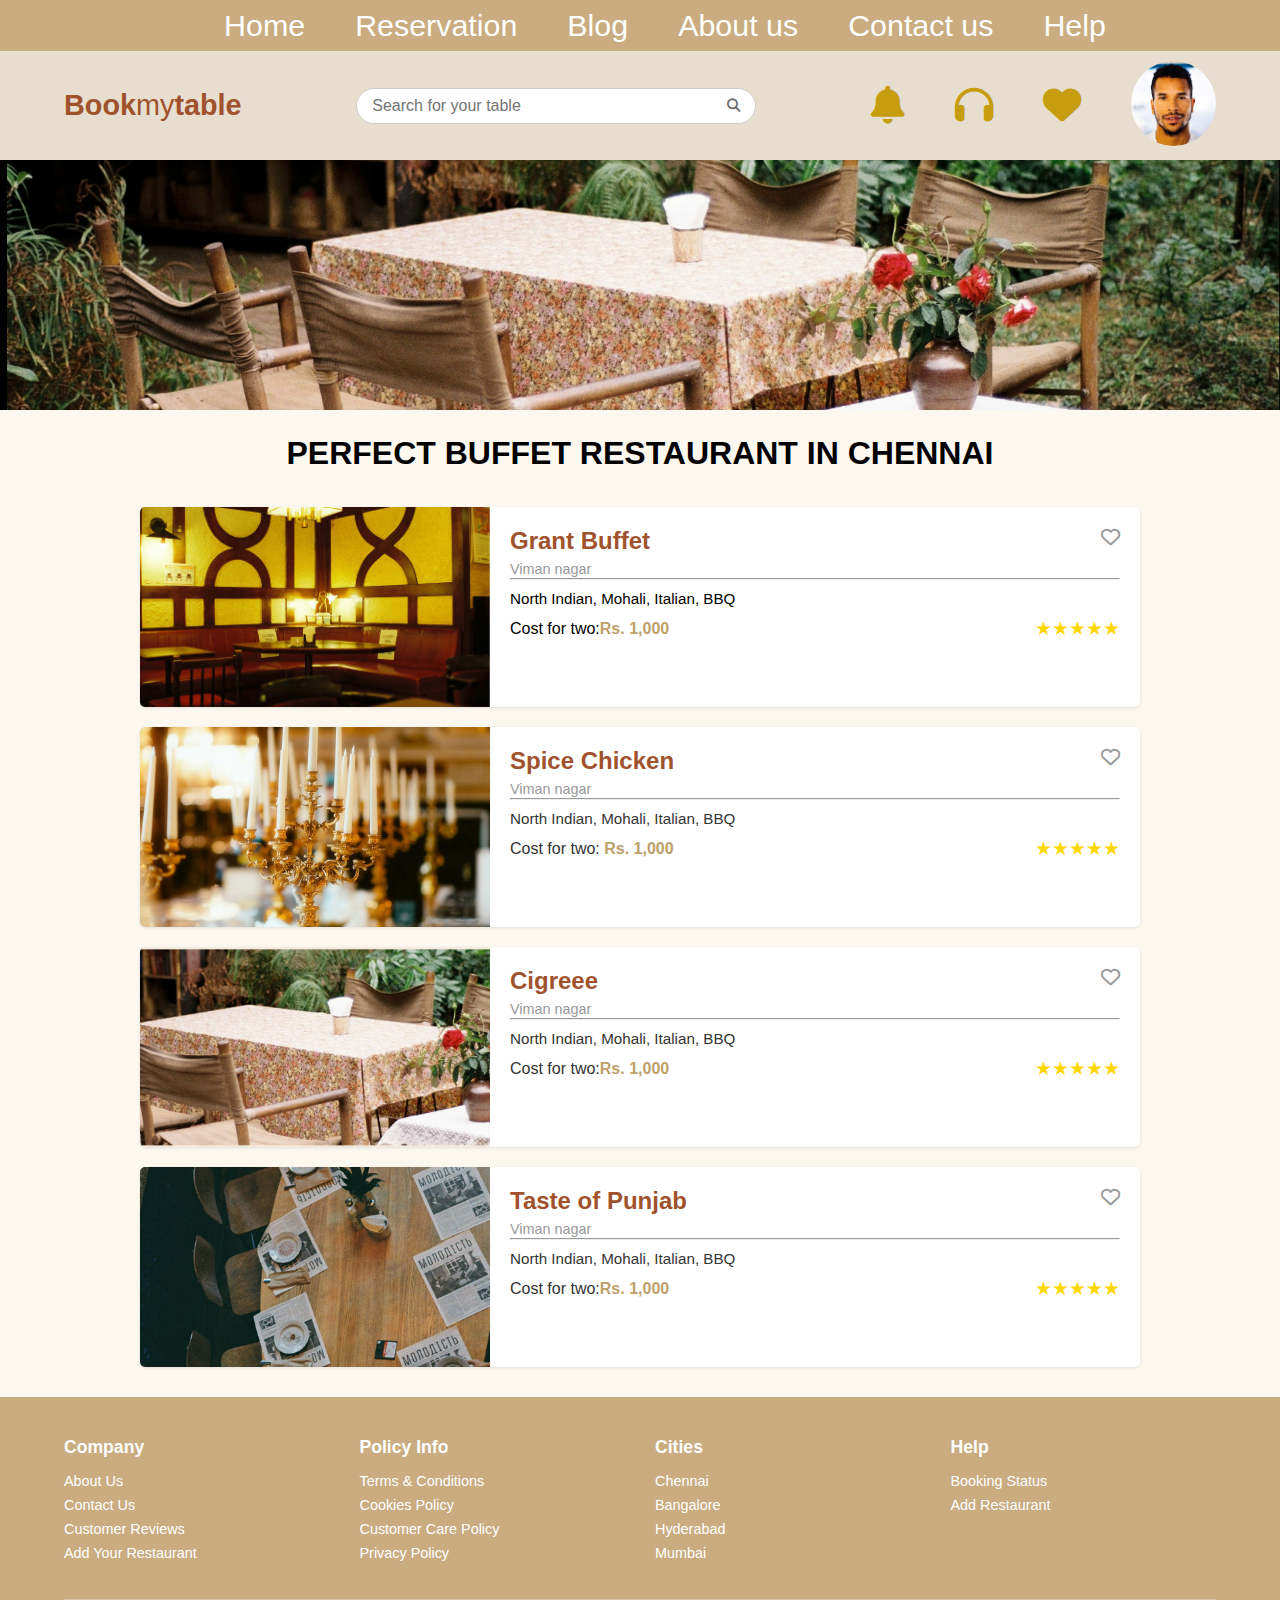
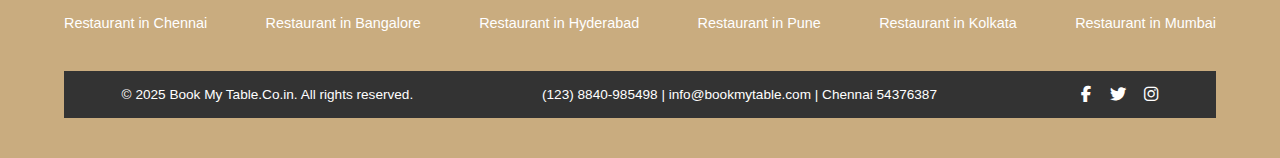
<file: reservation.html>
<!DOCTYPE html>
<html lang="en">
<head>
    <meta charset="UTF-8">
    <meta name="viewport" content="width=device-width, initial-scale=1.0">
    <title>Perfect Buffet Restaurant in Chennai - Book My Table</title>
    <link rel="stylesheet" href="css/reservation.css">
    <link rel="stylesheet" href="https://cdnjs.cloudflare.com/ajax/libs/font-awesome/6.5.1/css/all.min.css">
</head>
<body>

    <header class="site-header">
        <nav class="top-nav-bar">
            <a href="index.html">Home</a>
            <a href="reservation.html">Reservation</a>
            <a href="blog.html">Blog</a>
            <a href="about.html">About us</a>
            <a href="contact.html">Contact us</a>
            <a href="help.html">Help</a>
        </nav>
        <div class="search-and-user-bar">
            <div class="logo">Book<span class="my-table">my</span>table</div>
            <div class="search-container">
                <input type="text" placeholder="Search for your table" class="search-input">
                <button class="search-btn"><i class="fas fa-search"></i></button>
            </div>
            <div class="user-icons">
                <a href="#"><i class="fa fa-bell" style="color: #c59d0e;margin-right: 35px;  font-size: 2.4rem;"  ></i></a>
                <a href="contact.html"><i class="fa fa-headphones" style="color: #c59d0e;margin-right: 35px;  font-size: 2.4rem;" " ></i></a>
                <a href="wishlist.html"><i class="fa fa-heart" style="color: #c59d0e;margin-right: 35px;  font-size: 2.4rem;" " ></i></a>
                <a href="#"><img src="image/Photo by Dani.png" alt="Profile" class="profile-pic "></a>
            </div>
        </div>
    </header>

    <main>
        <section class="hero-banner">
            
        </section>


        <h1 class="page-title">Perfect Buffet Restaurant in Chennai</h1>
        
        <section class="restaurant-listings-container">
           <a href="grandbuff.html" style="text-decoration: none; color: #000;" ><article class="restaurant-card">
                <img src="image/Frame 30681.png" alt="Grant Buffet" class="card-image">
                <div class="card-details">
                    <div class="title-row">
                        <h2>Grant Buffet</h2>
                        <button class="favorite-btn"><i class="far fa-heart"></i></button>
                    </div>
                    <span class="location">Viman nagar</span>
                     <hr>
                    <p class="cuisine">North Indian, Mohali, Italian, BBQ</p>
                    <div class="cost-rating-row">
                        <p class="cost">Cost for two:<strong>Rs. 1,000</strong></p>
                        <div class="rating"></div>
                    </div>
                </div>
            </article></a>

            <article class="restaurant-card">
                <img src="image/unsplash_tXQKzLpfnHs.png" alt="Spice Chicken" class="card-image">
                <div class="card-details">
                    <div class="title-row">
                        <h2>Spice Chicken</h2>
                        <button class="favorite-btn"><i class="far fa-heart"></i></button>
                    </div>
                    <span class="location">Viman nagar</span>
                     <hr>
                    <p class="cuisine">North Indian, Mohali, Italian, BBQ</p>
                    <div class="cost-rating-row">
                        <p class="cost">Cost for two: <strong>Rs. 1,000</strong></p>
                        <div class="rating"></div>
                    </div>
                </div>
            </article>
            
            <article class="restaurant-card">
                <img src="image/reservation.png" alt="Cigreee" class="card-image">
                <div class="card-details">
                    <div class="title-row">
                        <h2>Cigreee</h2>
                        <button class="favorite-btn"><i class="far fa-heart"></i></button>
                    </div>
                    <span class="location">Viman nagar</span>
                     <hr>
                    <p class="cuisine">North Indian, Mohali, Italian, BBQ</p>
                    <div class="cost-rating-row">
                        <p class="cost">Cost for two:<strong>Rs. 1,000</strong></p>
                        <div class="rating"></div>
                    </div>
                </div>
            </article>
            
            <article class="restaurant-card">
                <img src="image/unsplash_SL9M5sBHOyE.png" alt="Taste of Punjab" class="card-image">
                <div class="card-details">
                    <div class="title-row">
                        <h2>Taste of Punjab</h2>
                        <button class="favorite-btn"><i class="far fa-heart"></i></button>
                    </div>
                    <span class="location">Viman nagar</span>
                    <hr>
                    <p class="cuisine">North Indian, Mohali, Italian, BBQ</p>
                    <div class="cost-rating-row">
                        <p class="cost">Cost for two:<strong>Rs. 1,000</strong> </p>
                        <div class="rating"></div>
                    </div>
                </div>
            </article>
            
        </section>
    </main>

    <footer class="site-footer">
        <div class="footer-content-grid">
            <div class="footer-column company">
                <h3>Company</h3>
                <ul>
                    <li>About Us</li>
                    <li>Contact Us</li>
                    <li>Customer Reviews</li>
                    <li>Add Your Restaurant</li>
                </ul>
            </div>
            <div class="footer-column policy">
                <h3>Policy Info</h3>
                <ul>
                    <li>Terms & Conditions</li>
                    <li>Cookies Policy</li>
                    <li>Customer Care Policy</li>
                    <li>Privacy Policy</li>
                </ul>
            </div>
            <div class="footer-column cities">
                <h3>Cities</h3>
                <ul>
                    <li>Chennai</li>
                    <li>Bangalore</li>
                    <li>Hyderabad</li>
                    <li>Mumbai</li>
                </ul>
            </div>
            <div class="footer-column help">
                <h3>Help</h3>
                <ul>
                    <li>Booking Status</li>
                    <li>Add Restaurant</li>
                </ul>
            </div>
        </div>

        <div class="restaurant-links-row">
            <span>Restaurant in Chennai</span>
            <span>Restaurant in Bangalore</span>
            <span>Restaurant in Hyderabad</span>
            <span>Restaurant in Pune</span>
            <span>Restaurant in Kolkata</span>
            <span>Restaurant in Mumbai</span>
        </div>

        <div class="copyright-bar">
            <div class="copyright">
                © 2025 Book My Table.Co.in. All rights reserved.
            </div>
            <div class="contact-info">
                (123) 8840-985498 | info@bookmytable.com | Chennai 54376387
            </div>
            <div class="social-icons">
                <i class="fab fa-facebook-f"></i>
                <i class="fab fa-twitter"></i>
                <i class="fab fa-instagram"></i>
            </div>
        </div>
    </footer>
    <script>
       const favBtns = document.querySelectorAll(".favorite-btn");

        favBtns.forEach(btn => {
        btn.addEventListener("click", function () {
            this.classList.toggle("active");

            const icon = this.querySelector("i");
            icon.classList.toggle("far");
            icon.classList.toggle("fas");
        });
        });
    </script>
</body>
</html>
</file>
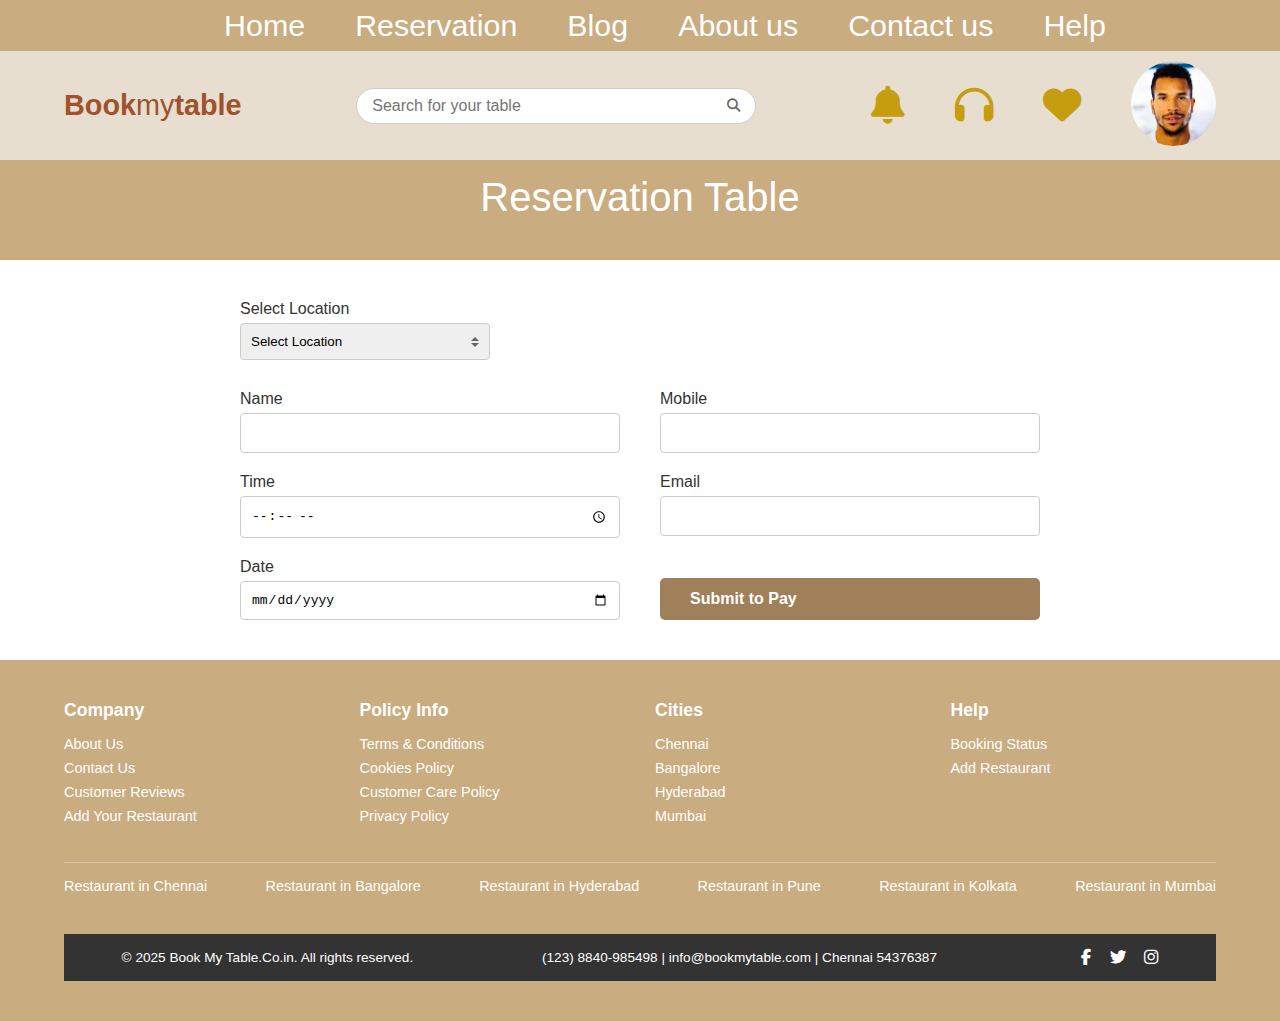
<file: reservetable.html>
<!DOCTYPE html>
<html lang="en">
<head>
    <meta charset="UTF-8">
    <meta name="viewport" content="width=device-width, initial-scale=1.0">
    <title>Reserve Your Table - Book My Table</title>
    <link rel="stylesheet" href="https://cdnjs.cloudflare.com/ajax/libs/font-awesome/6.5.1/css/all.min.css">
    <style>
/* --- Global Reset & Base Styles --- */
* {
    box-sizing: border-box;
    margin: 0;
    padding: 0;
}
body {
    font-family: Arial, sans-serif;
    color: #333;
    background-color: #fcf8f0; /* Light beige body background */
}

/* --- 1. HEADER & TOP NAVIGATION --- */
.site-header {
    background-color: #fcf8f0; /* Matches the body/card background */
}
.top-nav-bar {
    display: flex;
    justify-content: center;
    background-color: #c9ac7f; /* Brownish-gold color for top bar */
    padding: 8px 5%;
}
.top-nav-bar a {
    color: white;
    text-decoration: none;
    margin-left: 50px;
    font-size: 1.9em;
}

.search-and-user-bar {
    display: flex;
    justify-content: space-between;
    align-items: center;
    padding: 10px 5%;
    
    margin: 0 auto;
    background-color: #e7decf;
}
.logo {
    font-size: 1.8em;
    font-weight: bold;
    color: #a0522d; /* Darker brown/red */
}
.my-table {
    font-weight: normal;
}
.search-container {
    display: flex;
    border: 1px solid #ccc;
    border-radius: 35px;
    overflow: hidden;
    width: 400px; /* Adjust size as needed */
}
.search-input {
    border: none;
    padding: 8px 15px;
    flex-grow: 1;
    font-size: 1em;
}
.search-btn {
    background-color: white;
    border: none;
    padding: 8px 15px;
    cursor: pointer;
    color: #666;
}
.user-icons {
    display: flex;
    align-items: center;
    gap: 15px;
}
.user-icons .icon {
    font-size: 3.2rem;
    color: #bda06a;
    cursor: pointer;
}
.profile-pic {
    width: 85px;
    height: 85px;
    border-radius: 50%;
    object-fit: cover;
}
      
/* --- 2. HERO BANNER (Specific Reservation Styling) --- */
.hero-banner.reservation-banner {
    height: 100px; 
    align-items: center; /* Center the title vertically in the hero section */
    justify-content: center;
    padding: 0;
    background-color: #c9ac7f; 
}
.hero-overlay {
    width: 100%;
    text-align: center;
    padding: 15px 0;
    
}
.hero-banner .page-title {
    color: white;
    background-color: transparent; 
    font-size: 2.5rem;
    font-weight: normal;
    text-transform: none;
}

/* --- 3. RESERVATION FORM --- */
.reservation-form-section {
    padding: 40px 5%;
    background-color: white; /* White background for the form area */
}
.form-container {
    max-width: 800px;
    margin: 0 auto;
}

/* Styling for the Location Selector */
.location-selector {
    margin-bottom: 30px;
    max-width: 250px;
}
.location-selector label {
    display: block;
    font-weight: bold;
    margin-bottom: 5px;
    color: #333;
}
.location-selector select {
    width: 100%;
    padding: 10px;
    border: 1px solid #ccc;
    border-radius: 4px;
    appearance: none; /* Remove default select arrow */
    background-image: url("data:image/svg+xml;charset=UTF-8,%3csvg xmlns='http://www.w3.org/2000/svg' viewBox='0 0 4 5'%3e%3cpath fill='%23666' d='M2 0L0 2h4zm0 5L0 3h4z'/%3e%3c/svg%3e");
    background-repeat: no-repeat;
    background-position: right 10px center;
    background-size: 8px 10px;
}

/* CSS Grid for the two-column form */
.reservation-grid {
    display: grid;
    grid-template-columns: 1fr 1fr; /* Two equal columns */
    gap: 20px 40px; /* Vertical and horizontal gap */
}
.form-group {
    display: flex;
    flex-direction: column;
}
.form-group label {
    font-weight: normal;
    margin-bottom: 5px;
    color: #333;
}
.form-group input {
    padding: 10px;
    border: 1px solid #ccc;
    border-radius: 4px;
    font-size: 1em;
}

/* Submit Button Specific Styling */
.submit-container {
    /* The submit button is in the second column of the last row, 
       so it should span the second column and align to the bottom/right. */
    grid-column: 2 / 3; 
    justify-content: flex-end; /* Align to the bottom of its grid cell */
}
.submit-btn {
    background-color: #a0805a; /* Brown/gold color */
    color: white;
    border: none;
    padding: 12px 30px;
    border-radius: 5px;
    cursor: pointer;
    font-weight: bold;
    font-size: 1em;
    transition: background-color 0.2s;
}

/* --- Media Query for Responsiveness --- */
@media (max-width: 768px) {
    .reservation-grid {
        grid-template-columns: 1fr; /* Stack into a single column on mobile */
    }
    .submit-container {
        grid-column: 1 / -1; /* Make the submit button full width */
        margin-top: 10px;
    }
}
/* --- 4. FOOTER --- */
.site-footer {
    background-color: #c9ac7f; /* Brownish-gold color for main footer */
    color: white;
    padding: 40px 5%;
}
.footer-content-grid {
    display: grid;
    grid-template-columns: repeat(4, 1fr);
    max-width: 1200px;
    margin: 0 auto;
    gap: 30px;
}
.footer-column h3 {
    margin-bottom: 15px;
    font-size: 1.1em;
}
.footer-column ul {
    list-style: none;
}
.footer-column li {
    margin-bottom: 8px;
    font-size: 0.9em;
    cursor: pointer;
}
.restaurant-links-row {
    display: flex;
    justify-content: space-between;
    max-width: 1200px;
    margin: 30px auto 0;
    padding-top: 15px;
    border-top: 1px solid rgba(255, 255, 255, 0.3);
    font-size: 0.9em;
}

/* Copyright Bar (Bottom Dark Section) */
.copyright-bar {
    background-color: #333; /* Dark background */
    color: white;
    padding: 15px 5%;
    display: flex;
    justify-content: space-between;
    align-items: center;
    font-size: 0.85em;
    margin-top: 40px;
}
.social-icons i {
    margin-left: 15px;
    font-size: 1.2em;
    cursor: pointer;
}
.contact-info {
    text-align: right;
}

    </style>
</head>
<body>

    <header class="site-header">
        <nav class="top-nav-bar">
            <a href="index.html">Home</a>
            <a href="reservation.html">Reservation</a>
            <a href="blog.html">Blog</a>
            <a href="about.html">About us</a>
            <a href="contact.html">Contact us</a>
            <a href="help.html">Help</a>
        </nav>
        <div class="search-and-user-bar">
            <div class="logo">Book<span class="my-table">my</span>table</div>
            <div class="search-container">
                <input type="text" placeholder="Search for your table" class="search-input">
                <button class="search-btn"><i class="fas fa-search"></i></button>
            </div>
            <div class="user-icons">
                <a href="#"><i class="fa fa-bell" style="color: #c59d0e;margin-right: 35px;  font-size: 2.4rem;"  ></i></a>
                <a href="contact.html"><i class="fa fa-headphones" style="color: #c59d0e;margin-right: 35px;  font-size: 2.4rem;" " ></i></a>
                <a href="wishlist.html"><i class="fa fa-heart" style="color: #c59d0e;margin-right: 35px;  font-size: 2.4rem;" " ></i></a>
                <a href="#"><img src="image/Photo by Dani.png" alt="Profile" class="profile-pic "></a>
            </div>
        </div>
    </header>


    <main>
        <section class="hero-banner reservation-banner">
            <div class="hero-overlay">
                <h1 class="page-title">Reservation Table</h1>
            </div>
        </section>

        <section class="reservation-form-section">
            <div class="form-container">
                
                <div class="form-group location-selector">
                    <label for="location">Select Location</label>
                    <select id="location" name="location">
                        <option value="">Select Location</option>
                        <option value="chennai">Chennai</option>
                        <option value="bangalore">Bangalore</option>
                    </select>
                </div>
                
                <form class="reservation-grid">
                    <div class="form-group">
                        <label for="name">Name</label>
                        <input type="text" id="name" name="name" required>
                    </div>
                    <div class="form-group">
                        <label for="mobile">Mobile</label>
                        <input type="tel" id="mobile" name="mobile" required>
                    </div>
                    <div class="form-group">
                        <label for="time">Time</label>
                        <input type="time" id="time" name="time" >
                    </div>

                    <div class="form-group">
                        <label for="email">Email</label>
                        <input type="email" id="email" name="email" required>
                    </div>
                    <div class="form-group">
                        <label for="date">Date</label>
                        <input type="date" id="date" name="date" required>
                    </div>
                    
                    <div class="form-group submit-container">
                        <a href="payment.html" class="submit-btn" style="text-decoration: none;">Submit to Pay</a>
                    </div>
                </form>
            </div>
        </section>
    </main>
 <footer class="site-footer">
        <div class="footer-content-grid">
            <div class="footer-column company">
                <h3>Company</h3>
                <ul>
                    <li>About Us</li>
                    <li>Contact Us</li>
                    <li>Customer Reviews</li>
                    <li>Add Your Restaurant</li>
                </ul>
            </div>
            <div class="footer-column policy">
                <h3>Policy Info</h3>
                <ul>
                    <li>Terms & Conditions</li>
                    <li>Cookies Policy</li>
                    <li>Customer Care Policy</li>
                    <li>Privacy Policy</li>
                </ul>
            </div>
            <div class="footer-column cities">
                <h3>Cities</h3>
                <ul>
                    <li>Chennai</li>
                    <li>Bangalore</li>
                    <li>Hyderabad</li>
                    <li>Mumbai</li>
                </ul>
            </div>
            <div class="footer-column help">
                <h3>Help</h3>
                <ul>
                    <li>Booking Status</li>
                    <li>Add Restaurant</li>
                </ul>
            </div>
        </div>

        <div class="restaurant-links-row">
            <span>Restaurant in Chennai</span>
            <span>Restaurant in Bangalore</span>
            <span>Restaurant in Hyderabad</span>
            <span>Restaurant in Pune</span>
            <span>Restaurant in Kolkata</span>
            <span>Restaurant in Mumbai</span>
        </div>

        <div class="copyright-bar">
            <div class="copyright">
                © 2025 Book My Table.Co.in. All rights reserved.
            </div>
            <div class="contact-info">
                (123) 8840-985498 | info@bookmytable.com | Chennai 54376387
            </div>
            <div class="social-icons">
                <i class="fab fa-facebook-f"></i>
                <i class="fab fa-twitter"></i>
                <i class="fab fa-instagram"></i>
            </div>
        </div>
    </footer>
    </body>
</html>
</file>
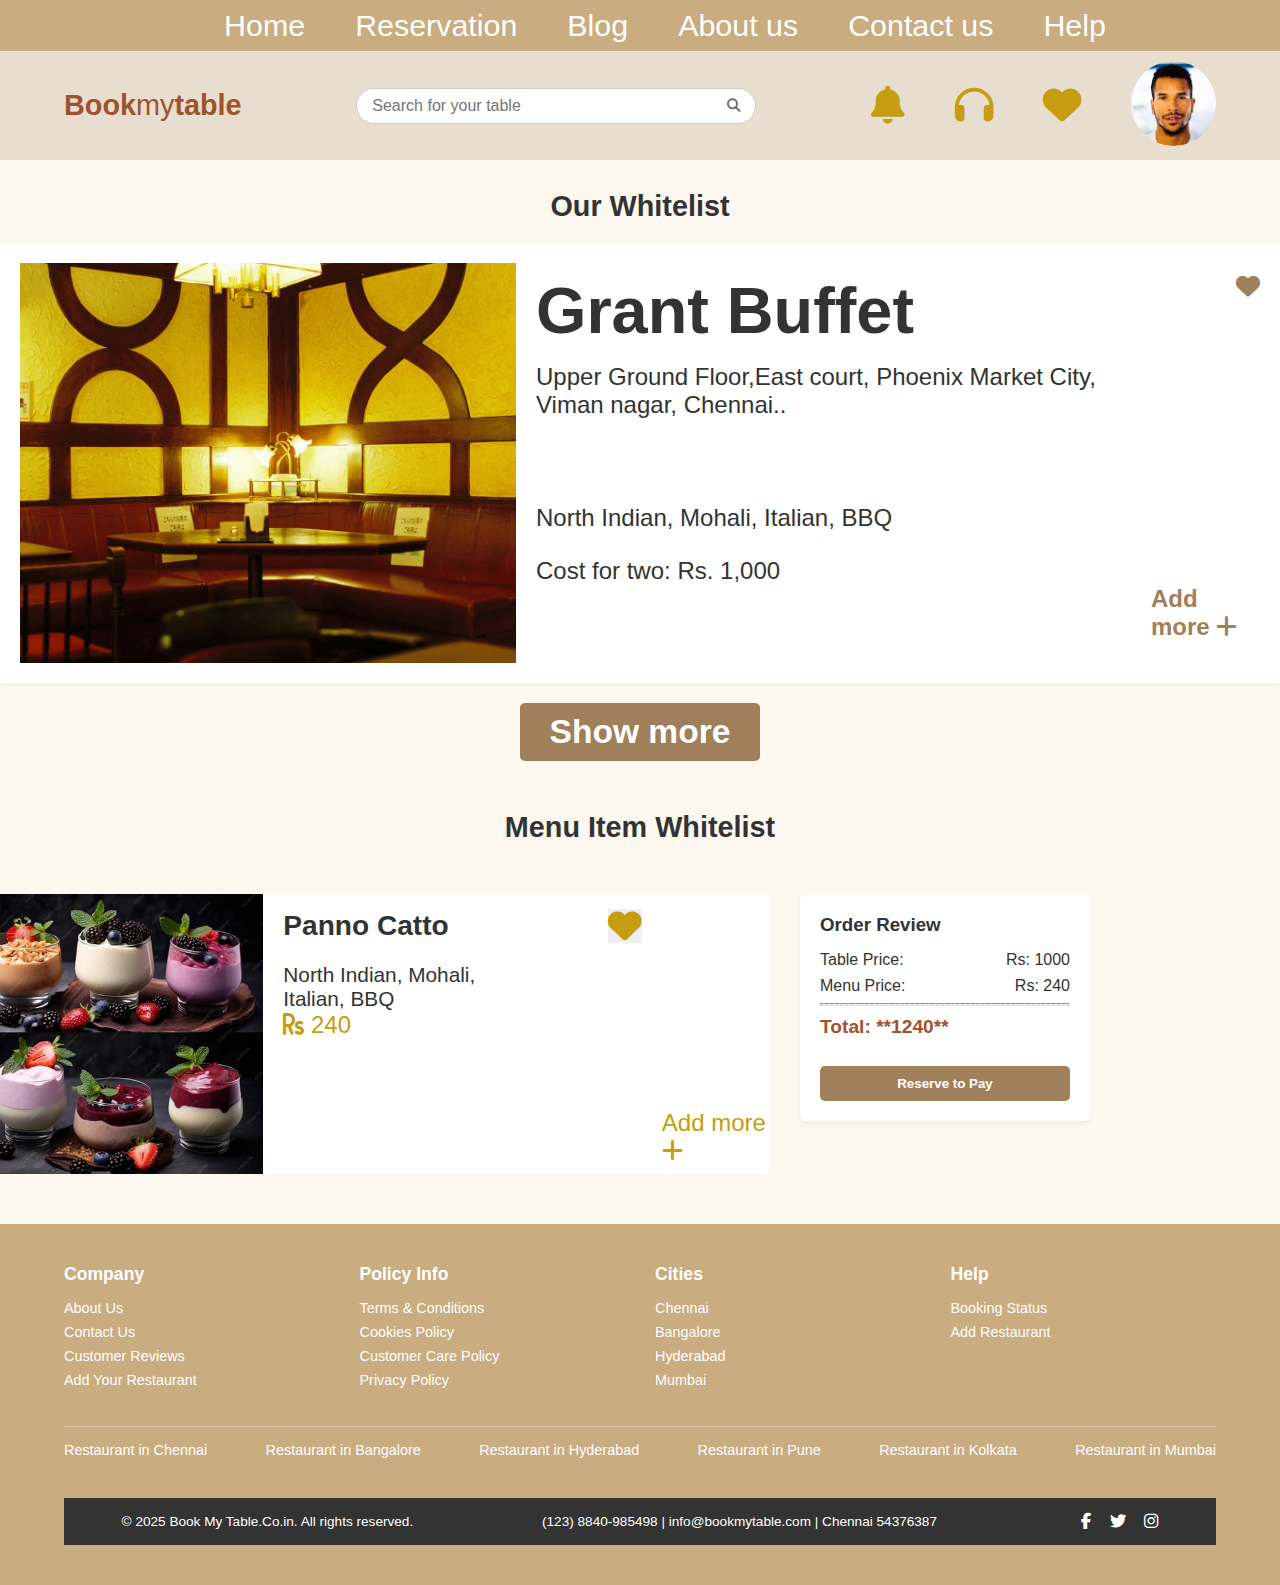
<file: wishlist.html>
<!DOCTYPE html>
<html lang="en">
<head>
    <meta charset="UTF-8">
    <meta name="viewport" content="width=device-width, initial-scale=1.0">
    <title>My Whitelist - Book My Table</title>
    <link rel="stylesheet" href="css/wishlist.css">
    <link rel="stylesheet" href="https://cdnjs.cloudflare.com/ajax/libs/font-awesome/6.5.1/css/all.min.css">
</head>
<body>

     <header class="site-header">
        <nav class="top-nav-bar">
            <a href="index.html">Home</a>
            <a href="reservation.html">Reservation</a>
            <a href="blog.html">Blog</a>
            <a href="about.html">About us</a>
            <a href="contact.html">Contact us</a>
            <a href="help.html">Help</a>
        </nav>
        <div class="search-and-user-bar">
            <div class="logo">Book<span class="my-table">my</span>table</div>
            <div class="search-container">
                <input type="text" placeholder="Search for your table" class="search-input">
                <button class="search-btn"><i class="fas fa-search"></i></button>
            </div>
            <div class="user-icons">
                <a href="#"><i class="fa fa-bell" style="color: #c59d0e;margin-right: 35px;  font-size: 2.4rem;"  ></i></a>
                <a href="contact.html"><i class="fa fa-headphones" style="color: #c59d0e;margin-right: 35px;  font-size: 2.4rem;" " ></i></a>
                <a href="wishlist.html"><i class="fa fa-heart" style="color: #c59d0e;margin-right: 35px;  font-size: 2.4rem;" " ></i></a>
                <a href="#"><img src="image/Photo by Dani.png" alt="Profile" class="profile-pic "></a>
            </div>
        </div>
    </header>


    <main class="whitelist-page">
        
        <h1 class="page-title-center">Our Whitelist</h1>

        <section class="whitelist-restaurant-section">
            <article class="restaurant-card-horizontal">
                <img src="image/Frame 30681.png" alt="Grant Buffet Interior" class="card-image">
                <div class="card-content">
                    <div class="title-row">
                        <h2>Grant Buffet</h2>
                        <button class="favorite-btn"><i class="fas fa-heart"></i></button>
                    </div>
                    <p class="address-snippet" style="margin-top: 15px;font-size: 1.5rem;">Upper Ground Floor,East court, Phoenix Market City,<br> Viman nagar, Chennai..</p>
                    <p class="cuisine-types" style="margin-top: 85px;font-size: 1.5rem;">North Indian, Mohali, Italian, BBQ</p>
                    <div class="details-row">
                        <p class="cost" style="margin-top: 15px;font-size: 1.5rem;">Cost for two: <span class="cost-value">Rs. 1,000</span></p>
                        <div class="rating"></div>
                    </div>
                    <a href="reservation.html" style="text-decoration: none;"> <div class="add-more">
                         <span>Add more <i class="fas fa-plus"></i></span>
                    </div></a>
                </div>
            </article>
        </section>

        <div class="center-button-container">
            <button class="show-more-btn">Show more</button>
        </div>

        <h2 class="section-subtitle">Menu Item Whitelist</h2>

        <section class="menu-whitelist-grid">
            
            <div class="menu-item-card-container">
                <article class="menu-item-card-vertical">
                    <img src="image/panna.webp" alt="Panno Catto" class="item-image">
                    <div class="item-details">
                        <div class="item-header">
                            <h3>Panno Catto</h3>
                            <button class="favorite-btn item-heart" style="border: none; background-color: none;" ><i class="fas fa-heart" style="color: #c59d0e; font-size: 2.1rem;"></i></button>
                        </div>
                        <p class="cuisine-types" style="font-size: 1.3rem; margin-top: 20px;">North Indian, Mohali,<br> Italian, BBQ</p>
                        <div class="item-footer">
                            <span class="price" style="color: #c59d0e;"><i class="fas fa-rupee-sign"></i> 240</span>
                            
                        </div>
                        
                    </div>
                        <a href="grandbuff.html" style="text-decoration: none;"> <div class="add-more1">
                         <span>Add more <i class="fas fa-plus"></i></span>
                        
                        </div></a>
                </article>
                </div>

            <aside class="order-review-box">
                <h3>Order Review</h3>
                <div class="review-details">
                    <p>Table Price: <span class="price-value">Rs: 1000</span></p>
                    <p>Menu Price: <span class="price-value">Rs: 240</span></p>
                    <hr>
                    <p class="total">Total: **1240**</p>
                </div>
                <a href="reservetable.html" style="text-decoration: none;"> <button class="reserve-to-pay-btn">Reserve to Pay</button></a>
            </aside>
            
        </section>
    </main>

     <footer class="site-footer">
        <div class="footer-content-grid">
            <div class="footer-column company">
                <h3>Company</h3>
                <ul>
                    <li>About Us</li>
                    <li>Contact Us</li>
                    <li>Customer Reviews</li>
                    <li>Add Your Restaurant</li>
                </ul>
            </div>
            <div class="footer-column policy">
                <h3>Policy Info</h3>
                <ul>
                    <li>Terms & Conditions</li>
                    <li>Cookies Policy</li>
                    <li>Customer Care Policy</li>
                    <li>Privacy Policy</li>
                </ul>
            </div>
            <div class="footer-column cities">
                <h3>Cities</h3>
                <ul>
                    <li>Chennai</li>
                    <li>Bangalore</li>
                    <li>Hyderabad</li>
                    <li>Mumbai</li>
                </ul>
            </div>
            <div class="footer-column help">
                <h3>Help</h3>
                <ul>
                    <li>Booking Status</li>
                    <li>Add Restaurant</li>
                </ul>
            </div>
        </div>

        <div class="restaurant-links-row">
            <span>Restaurant in Chennai</span>
            <span>Restaurant in Bangalore</span>
            <span>Restaurant in Hyderabad</span>
            <span>Restaurant in Pune</span>
            <span>Restaurant in Kolkata</span>
            <span>Restaurant in Mumbai</span>
        </div>

        <div class="copyright-bar">
            <div class="copyright">
                © 2025 Book My Table.Co.in. All rights reserved.
            </div>
            <div class="contact-info">
                (123) 8840-985498 | info@bookmytable.com | Chennai 54376387
            </div>
            <div class="social-icons">
                <i class="fab fa-facebook-f"></i>
                <i class="fab fa-twitter"></i>
                <i class="fab fa-instagram"></i>
            </div>
        </div>
    </footer>
</body>
</html>
</file>
<file: css/style.css>
body {
  margin: 0;
  font-family: 'Poppins', sans-serif;
  background-color: #fdf7ef;
}

/* Top Navbar */
.top-nav {
  background-color: #bda06a;
  text-align: center;
  padding: 15px 0;
}

.top-nav ul {
  list-style: none;
  margin: 0;
  padding: 0;
}

.top-nav ul li {
  display: inline-block;
  margin: 0 20px;
}

.top-nav ul li a {
  text-decoration: none;
  color: #fff;
  font-size: 18px;
  transition: color 0.3s ease;
}

.top-nav ul li a:hover {
  color: #000;
}
/* --- Auth Buttons (Register) --- */
.auth-buttons .register-btn {
    background-color: #bda06a;
    color: white;
    border: none;
    padding: 10px 20px;
    border-radius: 12px;
    font-weight: bold;
    cursor: pointer;
    font-size: 1.5rem;
    transition: background-color 0.2s;
    margin-right: 80px;
}

.auth-buttons .register-btn:hover {
     background-color: #bda06a;
}
/* --- User Actions (After Login) --- */
.user-actions {
  margin-left: 20px;
  color: #bda06a;
  font-size: 22px;
  text-decoration: none;
  transition: color 0.3s;
}

.user-actions.hidden {
    display: none;
}
.user-actions:hover{
  color: #000;
}

.profile-pic {
    width: 85px;
    height: 85px;
    border-radius: 50%;
    object-fit: cover;
}
.user-actions .icon-btn {
    background: none;
    border: none;
    cursor: pointer;
    font-size: 1.9rem;
    color: var(--text-dark);
}

/* Second Navbar */
.second-nav {
  display: flex;
  align-items: center;
  justify-content: space-between;
  background-color: #e7decf;
  padding: 15px 50px;
}

.logo a {
  text-decoration: none;
}

.logo .book {
  font-size: 32px;
  font-weight: 400;
  color: #bda06a;
}

.logo .mytable {
  font-size: 32px;
  font-weight: 700;
  color: #000;
}

.logo p {
  margin: 0;
  font-size: 14px;
  color: #666;
}

/* Search Box */
.search-box {
  display: flex;
  align-items: center;
  background-color: #fff;
  border-radius: 50px;
  padding: 5px 15px;
  width: 40%;
}

.search-box input {
  border: none;
  outline: none;
  flex: 1;
  font-size: 16px;
  padding: 10px;
  border-radius: 50px;
}

.search-box button {
  border: none;
  background: none;
  cursor: pointer;
  font-size: 20px;
  color: #000;
}

/*  Modal (Register/Login & Success)  */
.modal {
    display: none; /* Hidden by default */
    position: fixed; /* Stay in place */
    z-index: 1000; /* Sit on top */
    left: 0;
    top: 0;
    width: 100%; /* Full width */
    height: 100%; /* Full height */
    overflow: auto; /* Enable scroll if needed */
    background-color: transparent;
    justify-content: center; /* Center horizontally */
    align-items: center; /* Center vertically */
}

.modal.show {
    display: flex; /* Show using flexbox for centering */
}

.hidden { display: none !important; }

.modal-content {
    background-color: white;
    margin: auto; /* For browsers that don't support align-items: center */
    padding: 30px;
    border-radius: 8px;
    width: 90%;
    max-width: 450px; /* Max width for the form */
    position: relative;
    text-align: center;
    box-shadow: 0 5px 15px rgba(0,0,0,0.3);
}

.modal-content.small-modal {
    max-width: 350px; /* Smaller width for success dialog */
    padding: 20px;
}

.close-button {
    color: #bda06a;
    font-size: 28px;
    font-weight: bold;
    position: absolute;
    top: 15px;
    right: 20px;
    cursor: pointer;
}

.close-button:hover,
.close-button:focus {
    color: #bda06a;
    text-decoration: none;
    cursor: pointer;
}

.modal-content h2 {
    color: var(--primary-color);
    margin-bottom: 30px;
    font-size: 2em;
}

.input-group {
    margin-bottom: 20px;
    color: #bda06a;
}

.input-group input {
    width: calc(100% - 20px);
    padding: 12px 10px;
    border: 1px solid #bda06a;
    border-radius: 5px;
    font-size: 1em;
    outline: none;
}

.input-group input:focus {
    border-color: #f1e217;
    box-shadow: 0 0 5px rgba(212, 186, 14, 0.941);
}

.login-btn {
    width: 100%;
    background-color: var(--primary-color);
    color: white;
    border: none;
    padding: 12px 20px;
    border-radius: 5px;
    background-color:  #bda06a;
    font-size: 1.1em;
    font-weight: bold;
    cursor: pointer;
    transition: background-color 0.2s;
}

.login-btn:hover {
    background-color:  #bda06a;
}

.forgot-password {
    display: block;
    margin-top: 15px;
    color:  black;
    font-size: 0.9em;
}

.social-separator {
    display: flex;
    align-items: center;
    text-align: center;
    margin: 30px 0;
    color: var(--text-light);
}

.social-separator::before,
.social-separator::after {
    content: '';
    flex: 1;
    border-bottom: 1px solid  #bda06a;
}

.social-separator:not(:empty)::before {
    margin-right: .25em;
}

.social-separator:not(:empty)::after {
    margin-left: .25em;
}

.social-login {
    display: flex;
    justify-content: center;
    gap: 15px;
    margin-bottom: 30px;
}

.social-icon {
    display: flex;
    justify-content: center;
    align-items: center;
    width: 45px;
    height: 45px;
    border-radius: 50%;
    color: #bda06a;
    font-size: 1.2em;
    transition: transform 0.2s;
}

.social-icon:hover {
    transform: translateY(-3px);
}

.social-icon.google { background-color: var(--social-google); }
.social-icon.facebook { background-color: var(--social-facebook); }
.social-icon.instagram { background-color: var(--social-instagram); }
.social-icon.twitter { background-color: var(--social-twitter); }

.signup-prompt {
    font-size: 0.9em;
    color: var(--text-light);
}

.signup-prompt .create-account-link {
    font-weight: bold;
    color: #bda06a;
}



/* Hero Section */
.hero {
  background: url('../image/Frame\ 419.png') center/cover no-repeat;
  height: 80vh;
  display: flex;
  align-items: center;
  justify-content: center;
  text-align: center;
}

.hero h1 {
  color: #fff;
  font-size: 28px;
  font-weight: 600;
  letter-spacing: 3px;
 
  padding: 20px 40px;
  border-radius: 10px;
}
/* auto move */
.city-section {
  text-align: center;
  padding: 40px 0;
}

.city-section h2 {
  font-size: 40px;
  margin-bottom: 20px;
}

.slider {
  display: flex;
  width: 400%;
  gap:25px;
  animation: autoMove 10s linear infinite alternate-reverse ;
}

.slide {
  max-width: 100%;
  position: relative;
}

.slide img {
  width: 100%;
  height: 400px;
  object-fit: cover;
  border-radius: 10px;
}

.slide h3 {
  margin-top: 15px;
  font-size: 30px;
  color: #222;
}

/* Auto Moving Animation */
@keyframes autoMove {
   from {
    transform: translateX(0);
  }
  to {
    transform: translateX(-50%);
  }
}

/* ------------------------------------
  HOW IT WORKS SECTION
--------------------------------------*/
.how-section {
    background: #f6eadf;
    padding: 40px 20px;
    text-align: center;
}

.how-section h2 {
    font-size: 2.8rem;
    margin-bottom: 30px;
}

.how-container {
    display: flex;
    justify-content: center;
    gap: 160px;
    flex-wrap: wrap;
}

.box {
    text-align: center;
}

.box i {
    font-size: 6.20rem;
    color: #aa7b37;
    margin-bottom: 10px;
}

.box p {
    font-size: 16px;
    font-weight: 500;
    color: #3a3a3a;
}

/* ------------------------------------
  CUSTOMER REVIEW SECTION
--------------------------------------*/
.review-section {
    position: relative;
    color: white;
}

.review-section h2 {
    position: absolute;
    top: 10px;
    width: 100%;
    text-align: center;
    font-size: 28px;
    z-index: 2;
}

/* Background Image */
.review-bg {
    background: url("../image/Frame\ 30680.png") center/cover no-repeat;
    width: 100%;
    height: 320px;
    /* filter: brightness(0.5); */
}

/* Review Cards */
.review-box-container {
    background: #c9a370;
    display: flex;
    justify-content: space-around;
    gap: 60px;
    padding: 40px 0;
    flex-wrap: wrap;
}

.review-box {
    text-align: center;
}

.review-box img {
    width: 150px;
    height: 150px;
    border-radius: 50%;
}

.review-box h3 {
    margin-top: 10px;
    font-size: 1.8rem;
    color: #fff;
}

.review-box p {
    color: #fff;
    font-size: 14px;
}
footer {
    background: #f4eadf;
}

.footer-top {
    display: flex;
    justify-content: space-between;
    padding: 35px 7%;
    flex-wrap: wrap;
}
.footer-map img{
  width: 520px;
  height:310px;
}
.footer-map p {
    top: 120px;
    font-size: 1.4rem;
    color: #333;
    margin: 6px 0;
}

.footer-map i {
    
    margin-right: 6px;
    color: #aa7b37;
}

.subscribe-box {
    width: 480px;
    text-align: center;
}

.subscribe-box h3 {
    font-size: 2.20rem;
    margin-bottom: 15px;
}

.email-row {
    display: flex;
    gap: 10px;
}

.email-row input {
    width: 75%;
    padding: 10px;
    border-radius: 5px;
    border: 1px solid #aaa;
}

.email-row button {
    width: 25%;
    padding: 10px;
    background: #aa7b37;
    color: white;
    border: none;
    border-radius: 5px;
    cursor: pointer;
}

.email-row button:hover {
    background: #8f622d;
}

.footer-links {
    background: #c7a36a;
    padding: 30px 7%;
    display: flex;
    justify-content: space-between;
    flex-wrap: wrap;
}

.footer-links .col h4 {
    margin-bottom: 10px;
}

.footer-links .col a {
    display: block;
    margin: 5px 0;
    color: #fff;
    font-size: 14px;
    text-decoration: none;
}

.footer-links .col a:hover {
    text-decoration: underline;
}

.restaurant-links {
    text-align: center;
    background: #c7a36a;
    padding-bottom: 20px;
    color: white;
    font-size: 14px;
}

.footer-bottom {
    background: #1d1d1d;
    color: white;
    display: flex;
    justify-content: space-between;
    padding: 12px 7%;
    align-items: center;
    flex-wrap: wrap;
}

.social-icons i {
    margin: 0 8px;
    color: white;
    font-size: 18px;
}

.contact-bottom p {
    font-size: 14px;
}
</file>
<file: css/cusins.css>
/* --- Global Reset & Base Styles --- */
* {
    box-sizing: border-box;
    margin: 0;
    padding: 0;
}
body {
    font-family: Arial, sans-serif;
    color: #333;
    background-color: #fcf8f0; /* Light beige body background */
}

/* --- 1. HEADER & TOP NAVIGATION --- */
.site-header {
    background-color: #fcf8f0; /* Matches the body/card background */
}
.top-nav-bar {
    display: flex;
    justify-content: center;
    background-color: #c9ac7f; /* Brownish-gold color for top bar */
    padding: 8px 5%;
}
.top-nav-bar a {
    color: white;
    text-decoration: none;
    margin-left: 50px;
    font-size: 1.9em;
}

.search-and-user-bar {
    display: flex;
    justify-content: space-between;
    align-items: center;
    padding: 10px 5%;
    
    margin: 0 auto;
    background-color: #e7decf;
}
.logo {
    font-size: 1.8em;
    font-weight: bold;
    color: #a0522d; /* Darker brown/red */
}
.my-table {
    font-weight: normal;
}
.search-container {
    display: flex;
    border: 1px solid #ccc;
    border-radius: 35px;
    overflow: hidden;
    width: 400px; /* Adjust size as needed */
}
.search-input {
    border: none;
    padding: 8px 15px;
    flex-grow: 1;
    font-size: 1em;
}
.search-btn {
    background-color: white;
    border: none;
    padding: 8px 15px;
    cursor: pointer;
    color: #666;
}
.user-icons {
    display: flex;
    align-items: center;
    gap: 15px;
}
.user-icons .icon {
    font-size: 3.2rem;
    color: #bda06a;
    cursor: pointer;
}
.profile-pic {
    width: 85px;
    height: 85px;
    border-radius: 50%;
    object-fit: cover;
}

/* -------------------- HERO IMAGE ---------------------- */
.hero-img img{
    width: 100%;
    height: 450px;
    object-fit: cover;
}
*{
    margin:0;
    padding:0;
    box-sizing:border-box;
    font-family:Poppins, sans-serif;
}

/* -------- Title -------- */
.collections-title h2{
    text-align:center;
    background:#f4eadf;
    padding:25px;
    font-size:22px;
}

/* -------- Grid -------- */
.collection-grid{
    padding:20px 7%;
    display:grid;
    grid-template-columns: repeat(3,1fr);
    gap:20px;
}
.card{
    background:#fff;
    border-radius:10px;
    overflow:hidden;
    text-align:center;
    padding-bottom:15px;
    transition:.3s;
}
.card img{
    width:100%;
    height:350px;
    object-fit:cover;
}
.card h3{
    margin-top:12px;
    font-size:17px;
}
.card p{
    font-size:14px;
    color:#777;
}
.card:hover{
    transform:scale(1.03);
}

/* -------- Footer -------- */
footer{
    background:#f4eadf;
}

/* Map + email */
.footer-top{
    display:flex;
    justify-content:space-between;
    padding:40px 7%;
}
.footer-map p{
    margin:5px 0;
}
.subscribe-box{
    width:350px;
    text-align:center;
}
.email-box{
    display:flex;
    gap:10px;
    margin-top:12px;
}
.email-box input{
    flex:1;
    padding:10px;
    border-radius:6px;
    border:1px solid #bbb;
}
.email-box button{
    padding:10px;
    border:none;
    border-radius:6px;
    background:#c7a36a;
    color:white;
}

/* Footer links */
.footer-links{
    background:#c7a36a;
    padding:30px 7%;
    display:flex;
    justify-content:space-between;
}
.footer-links .col a{
    display:block;
    color:white;
    margin-bottom:5px;
    font-size:14px;
}

/* Text row */
.restaurant-links{
    text-align:center;
    background:#c7a36a;
    padding-bottom:10px;
    color:white;
    font-size:14px;
}

/* Bottom */
.footer-bottom{
    background:#1d1d1d;
    color:white;
    padding:12px 7%;
    display:flex;
    justify-content:space-between;
    align-items:center;
}
.social i{
    margin:0 7px;
    font-size:17px;
}
.contact-end p{
    font-size:14px;
}
</file>
<file: css/grandbuff.css>
/* --- Global Reset & Base Styles --- */
* {
    box-sizing: border-box;
    margin: 0;
    padding: 0;
}
body {
    font-family: Arial, sans-serif;
    color: #333;
    background-color: #fcf8f0; /* Light beige body background */
}

/* --- 1. HEADER & TOP NAVIGATION --- */
.site-header {
    background-color: #fcf8f0; /* Matches the body/card background */
}
.top-nav-bar {
    display: flex;
    justify-content: center;
    background-color: #c9ac7f; /* Brownish-gold color for top bar */
    padding: 8px 5%;
}
.top-nav-bar a {
    color: white;
    text-decoration: none;
    margin-left: 50px;
    font-size: 1.9em;
}

.search-and-user-bar {
    display: flex;
    justify-content: space-between;
    align-items: center;
    padding: 10px 5%;
    
    margin: 0 auto;
    background-color: #e7decf;
}
.logo {
    font-size: 1.8em;
    font-weight: bold;
    color: #a0522d; /* Darker brown/red */
}
.my-table {
    font-weight: normal;
}
.search-container {
    display: flex;
    border: 1px solid #ccc;
    border-radius: 35px;
    overflow: hidden;
    width: 400px; /* Adjust size as needed */
}
.search-input {
    border: none;
    padding: 8px 15px;
    flex-grow: 1;
    font-size: 1em;
}
.search-btn {
    background-color: white;
    border: none;
    padding: 8px 15px;
    cursor: pointer;
    color: #666;
}
.user-icons {
    display: flex;
    align-items: center;
    gap: 15px;
}
.user-icons .icon {
    font-size: 3.2rem;
    color: #bda06a;
    cursor: pointer;
}
.profile-pic {
    width: 85px;
    height: 85px;
    border-radius: 50%;
    object-fit: cover;
}

/* Example for large screens */
.restaurant-listings {
    width: 3000px;
    height: 400px;
    display: grid;
    grid-template-columns: 1fr 1fr; /* Or use auto-fit for fully flexible columns */
    gap: 30px;
    padding: 20px;
}

/* --- Restaurant Card Styling (Focus on the main list) --- */
.restaurant-card {
    display: flex; /* Arrange image and content side-by-side */
    margin-bottom: 20px;
    background-color: #fff;
    border: 1px solid #ddd;
    border-radius: 5px;
    overflow: hidden;
}

.card-image {
    width: 40%;
    height: 400px; /* Fixed height for consistent look */
    object-fit: cover;
}

.card-content {
    padding: 15px;
    width: 60%;
    font-size: 1.5rem;
    display: flex;
    flex-direction: column;
    justify-content: space-between;
}

.title-row, .details-row ,.cuisine-types{
    display: flex;
    justify-content: space-between;
    align-items: center;
   
}

/* --- Media Query for Mobile Responsiveness --- */
@media (max-width: 768px) {
    .restaurant-card {
        flex-direction: column; /* Stack image and content vertically on mobile */
    }
    .card-image, .card-content {
        width: 100%;
    }
    .card-image {
        height: 150px;
    }
}

/* --- Global Styles for Tab Interaction --- */
.tab-content {
    padding: 20px;
    max-width: 1200px;
    margin: 0 auto;
}

.hidden {
    display: none !important; /* Force hide the inactive tab content */
}

/* --- Heart Icon Styling (for Toggling) --- */
.favorite-btn {
    background: none;
    border: none;
    cursor: pointer;
    font-size: 1.5em; /* Large enough for the main hero section */
}

/* Style for the filled heart */
.favorite-btn .fas.fa-heart {
    color: red; /* Filled heart color */
}

.favorite-btn .far.fa-heart {
    color: #555; /* Outlined heart color */
}

/* --- Tab Navigation Styling --- */
.restaurant-tabs {
    display: flex;
    max-width: 1500px;
    margin: 20px auto;
    border-bottom: 2px solid #ddd;
}
.tab {
    padding: 10px 20px;
    text-decoration: none;
    color: #555;
    
    font-weight: 800;
    border-bottom: 2px solid transparent; /* Placeholder for active state */
    transition: all 0.2s;
}
.tab.active {
    color: #a0522d; /* Brown accent color from the image */
    border-bottom: 2px solid #a0522d;
}
/* Grand buffet */
.overview-section {
    width: 80%;
    margin: auto;
    padding: 40px 0;
}

.heading {
    font-size: 2.2rem;
    font-weight: 600;
    margin-bottom: 30px;
}

.overview-container {
    display: flex;
    justify-content: space-between;
    gap: 40px;
}

.left-details, .right-details {
    width: 50%;
    font-size: 1.4rem;
    line-height: 1.6;
    color: #333;
}

.left-details p strong,
.right-details p strong {
    font-size: 1.6rem;
    font-weight: 600;
    color: #000;
}

.map-img {
    width: 100%;
    border-radius: 6px;
    margin: 10px 0;
}

.reserve-btn {
    width: 100%;
    padding: 12px;
    background-color: #d4b174;
    border: none;
    color: white;
    border-radius: 6px;
    cursor: pointer;
    font-size: 16px;
}

.reserve-btn:hover {
    background-color: #b89456;
}

/* Responsive */
@media (max-width: 768px) {
    .overview-container {
        flex-direction: column;
    }
    .left-details, .right-details {
        width: 100%;
    }
}
/* Our menu card */
.menu-container {
    text-align: center;
    padding: 20px;
}

h2 {
    font-size: 3.4rem;
    font-weight: 600;
}

/* Tabs */
.tabs {
    display: flex;
    justify-content: center;
    gap: 15px;
    margin: 20px 0;
}

.tab {
    padding: 8px 20px;
    border-radius: 18px;
    border: 2px solid #000;
    background-color: transparent;
    cursor: pointer;
    font-size: 2.1rem;
}

.tab.active {
    background-color: #c7a16a;
    color: white;
    border-color: #c7a16a;
}

/* Menu Cards Grid */
.menu-grid {
    display: grid;
    grid-template-columns: repeat(auto-fit, minmax(380px, 1fr));
    gap: 25px;
    padding: 20px;
}

/* CARD DESIGN */
.menu-card {
    background: white;
    padding: 12px;
    border-radius: 10px;
    position: relative;
}

.menu-card img {
    width: 100%;
    height: 360px;
    object-fit: cover;
    border-radius: 8px;
}

.menu-card h3 {
    text-align: center;
    margin-top: 10px;
 
    font-size: 1.6rem;
    font-weight: 600;
}

.menu-card p {
    text-align: center;
    font-size: 1.6rem;
    font-weight: bold;
    color: black;
}

/* Add btn */
.add-btn {
    width: 100%;
    margin-top: 8px;
    padding: 8px 0;
    background-color: #c7a16a;
    color: white;
    border: none;
    border-radius: 6px;
    cursor: pointer;
    font-size: 1.6rem;
}

.add-btn:hover {
    opacity: 0.8;
}

/* Heart button */
.heart-btn {
    position: absolute;
    right: 15px;
    top: 12px;
    background: none;
    border: none;
    cursor: pointer;
}

.heart-btn i {
    font-size: 20px;
    color: #c7a16a;
    transition: 0.3s;
}

.heart-btn.active i {
    font-weight: 900;
    color: #c7a16a;
}
/* --- Menu Grid Layout (from image_304dd0.png) --- */
.menu-grid {
    display: grid;
    grid-template-columns: repeat(auto-fit, minmax(280px, 1fr));
    gap: 20px;
    padding: 20px 0;
}
/* --- 4. FOOTER --- */
.site-footer {
    background-color: #c9ac7f; /* Brownish-gold color for main footer */
    color: white;
    padding: 40px 5%;
}
.footer-content-grid {
    display: grid;
    grid-template-columns: repeat(4, 1fr);
    max-width: 1200px;
    margin: 0 auto;
    gap: 30px;
}
.footer-column h3 {
    margin-bottom: 15px;
    font-size: 1.1em;
}
.footer-column ul {
    list-style: none;
}
.footer-column li {
    margin-bottom: 8px;
    font-size: 0.9em;
    cursor: pointer;
}
.restaurant-links-row {
    display: flex;
    justify-content: space-between;
    max-width: 1200px;
    margin: 30px auto 0;
    padding-top: 15px;
    border-top: 1px solid rgba(255, 255, 255, 0.3);
    font-size: 0.9em;
}

/* Copyright Bar (Bottom Dark Section) */
.copyright-bar {
    background-color: #333; /* Dark background */
    color: white;
    padding: 15px 5%;
    display: flex;
    justify-content: space-between;
    align-items: center;
    font-size: 0.85em;
    margin-top: 40px;
}
.social-icons i {
    margin-left: 15px;
    font-size: 1.2em;
    cursor: pointer;
}
.contact-info {
    text-align: right;
}
</file>
<file: css/reservation.css>
/* --- Global Reset & Base Styles --- */
* {
    box-sizing: border-box;
    margin: 0;
    padding: 0;
}
body {
    font-family: Arial, sans-serif;
    color: #333;
    background-color: #fcf8f0; /* Light beige body background */
}

/* --- 1. HEADER & TOP NAVIGATION --- */
.site-header {
    background-color: #fcf8f0; /* Matches the body/card background */
}
.top-nav-bar {
    display: flex;
    justify-content: center;
    background-color: #c9ac7f; /* Brownish-gold color for top bar */
    padding: 8px 5%;
}
.top-nav-bar a {
    color: white;
    text-decoration: none;
    margin-left: 50px;
    font-size: 1.9em;
}

.search-and-user-bar {
    display: flex;
    justify-content: space-between;
    align-items: center;
    padding: 10px 5%;
    
    margin: 0 auto;
    background-color: #e7decf;
}
.logo {
    font-size: 1.8em;
    font-weight: bold;
    color: #a0522d; /* Darker brown/red */
}
.my-table {
    font-weight: normal;
}
.search-container {
    display: flex;
    border: 1px solid #ccc;
    border-radius: 35px;
    overflow: hidden;
    width: 400px; /* Adjust size as needed */
}
.search-input {
    border: none;
    padding: 8px 15px;
    flex-grow: 1;
    font-size: 1em;
}
.search-btn {
    background-color: white;
    border: none;
    padding: 8px 15px;
    cursor: pointer;
    color: #666;
}
.user-icons {
    display: flex;
    align-items: center;
    gap: 15px;
}
.user-icons .icon {
    font-size: 3.2rem;
    color: #bda06a;
    cursor: pointer;
}
.profile-pic {
    width: 85px;
    height: 85px;
    border-radius: 50%;
    object-fit: cover;
}

/* --- 2. HERO BANNER --- */
.hero-banner {
    background-image: url('../image/reservation.png'); /* Placeholder image reference */
    background-size: cover;
    background-position: center;
    height: 250px;
    display: flex;
    align-items: flex-end; /* Align title to the bottom */
    position: relative;
    padding: 20px 5%;
}
.page-title {
    color: black;
    background-color: #fcf8f0;
    padding: 5px 15px;
    font-size: 2em;
    text-transform: uppercase;
    text-align: center;
    margin: 20px 0;
}

/* --- 3. RESTAURANT LISTINGS --- */
.restaurant-listings-container {
    max-width: 1000px;
    margin: 30px auto;
}
.restaurant-card {
    display: flex;
    background-color: white;
    margin-bottom: 20px;
    box-shadow: 0 1px 3px rgba(0, 0, 0, 0.1);
    border-radius: 5px;
    overflow: hidden;
}
.card-image {
    width: 35%;
    height: 200px;
    object-fit: cover;
}
.card-details {
    width: 65%;
    padding: 20px;
}
.title-row {
    display: flex;
    justify-content: space-between;
    align-items: flex-start;
}
.title-row h2 {
    font-size: 1.5em;
    color: #a0522d;
    margin-bottom: 5px;
}
.location {
    font-size: 0.9em;
    color: #999;
}
.cuisine {
    margin: 10px 0;
    font-size: 0.95em;
}
.cost-rating-row {
    display: flex;
    justify-content: space-between;
    align-items: center;
    margin-top: 10px;
}

.cost strong{
    color: #bda06a;
    font-weight: 600;

}
/* Placeholder for the 5-star rating */
.rating::before {
    content: '★★★★★';
    color: gold;
    font-size: 1.2em;
}
.favorite-btn {
    background: none;
    border: none;
    font-size: 1.2em;
    color: #999;
    cursor: pointer;
    transition: 0.3s;
}
.favorite-btn.active i {
  color: #c9ac7f;
}
/* --- 4. FOOTER --- */
.site-footer {
    background-color: #c9ac7f; /* Brownish-gold color for main footer */
    color: white;
    padding: 40px 5%;
}
.footer-content-grid {
    display: grid;
    grid-template-columns: repeat(4, 1fr);
    max-width: 1200px;
    margin: 0 auto;
    gap: 30px;
}
.footer-column h3 {
    margin-bottom: 15px;
    font-size: 1.1em;
}
.footer-column ul {
    list-style: none;
}
.footer-column li {
    margin-bottom: 8px;
    font-size: 0.9em;
    cursor: pointer;
}
.restaurant-links-row {
    display: flex;
    justify-content: space-between;
    max-width: 1200px;
    margin: 30px auto 0;
    padding-top: 15px;
    border-top: 1px solid rgba(255, 255, 255, 0.3);
    font-size: 0.9em;
}

/* Copyright Bar (Bottom Dark Section) */
.copyright-bar {
    background-color: #333; /* Dark background */
    color: white;
    padding: 15px 5%;
    display: flex;
    justify-content: space-between;
    align-items: center;
    font-size: 0.85em;
    margin-top: 40px;
}
.social-icons i {
    margin-left: 15px;
    font-size: 1.2em;
    cursor: pointer;
}
.contact-info {
    text-align: right;
}

/* --- Media Queries for Mobile Responsiveness --- */
@media (max-width: 768px) {
    .search-and-user-bar {
        flex-direction: column;
        gap: 15px;
    }
    .search-container {
        width: 100%;
    }
    .restaurant-card {
        flex-direction: column; /* Stack image and details vertically */
    }
    .card-image {
        width: 100%;
        height: 150px;
    }
    .card-details {
        width: 100%;
    }
    .footer-content-grid {
        grid-template-columns: 1fr 1fr; /* Two columns on mobile */
    }
    .restaurant-links-row {
        flex-wrap: wrap;
        justify-content: center;
        gap: 10px;
        text-align: center;
    }
    .copyright-bar {
        flex-direction: column;
        text-align: center;
        gap: 10px;
    }
}
</file>
<file: css/wishlist.css>
/* --- Global Reset & Base Styles --- */
* {
    box-sizing: border-box;
    margin: 0;
    padding: 0;
}
body {
    font-family: Arial, sans-serif;
    color: #333;
    background-color: #fcf8f0; /* Light beige body background */
}

/* --- 1. HEADER & TOP NAVIGATION --- */
.site-header {
    background-color: #fcf8f0; /* Matches the body/card background */
}
.top-nav-bar {
    display: flex;
    justify-content: center;
    background-color: #c9ac7f; /* Brownish-gold color for top bar */
    padding: 8px 5%;
}
.top-nav-bar a {
    color: white;
    text-decoration: none;
    margin-left: 50px;
    font-size: 1.9em;
}

.search-and-user-bar {
    display: flex;
    justify-content: space-between;
    align-items: center;
    padding: 10px 5%;
    
    margin: 0 auto;
    background-color: #e7decf;
}
.logo {
    font-size: 1.8em;
    font-weight: bold;
    color: #a0522d; /* Darker brown/red */
}
.my-table {
    font-weight: normal;
}
.search-container {
    display: flex;
    border: 1px solid #ccc;
    border-radius: 35px;
    overflow: hidden;
    width: 400px; /* Adjust size as needed */
}
.search-input {
    border: none;
    padding: 8px 15px;
    flex-grow: 1;
    font-size: 1em;
}
.search-btn {
    background-color: white;
    border: none;
    padding: 8px 15px;
    cursor: pointer;
    color: #666;
}
.user-icons {
    display: flex;
    align-items: center;
    gap: 15px;
}
.user-icons .icon {
    font-size: 3.2rem;
    color: #bda06a;
    cursor: pointer;
}
.profile-pic {
    width: 85px;
    height: 85px;
    border-radius: 50%;
    object-fit: cover;
}


/* --- Global Styles and Typography --- */

.page-title-center, .section-subtitle {
    text-align: center;
    padding: 30px 0 20px;
    font-size: 1.8em;
}

/* --- Shared Button Styles --- */
.show-more-btn, .reserve-to-pay-btn {
    background-color: #a0805a; /* Brown/gold color */
    color: white;
    border: none;
    padding: 10px 30px;
    border-radius: 5px;
    cursor: pointer;
    font-weight: bold;
    transition: background-color 0.2s;
}
.center-button-container {
    text-align: center;
    padding: 20px 0;
}
.add-more span {
    color: #a0805a;
    font-weight: bold;
    cursor: pointer;
}

/* --- 2. Whitelisted Restaurant Card (Top Section) --- */
.whitelist-restaurant-section {
    max-width: 1500px;
    margin: 0 auto;
    padding: 20px;
    background-color: #fff;
    box-shadow: 0 2px 5px rgba(0, 0, 0, 0.05);
}
.restaurant-card-horizontal {
    display: flex;
    gap: 20px;
}
.restaurant-card-horizontal .card-image {
    width: 40%;
    height: 400px;
    object-fit: cover;
}
.restaurant-card-horizontal .card-content {
    width: 60%;
    padding: 10px 0;
    
}
.restaurant-card-horizontal .title-row {
    display: flex;
    justify-content: space-between;
    align-items: flex-start;
    font-size: 2.7rem;
}
.restaurant-card-horizontal .favorite-btn {
    color:#a0805a; 
    font-size: 1.5rem;
    background: none;
    border: none;
    cursor: pointer;
}
.restaurant-card-horizontal .details-row {
    display: flex;
    justify-content: space-between;
    align-items: center;
    margin-top: 10px;
}
.add-more{
    margin-left: 615px;
    font-size: 1.5rem;
}
.show-more-btn{
    font-size: 2.1rem;
}
/* --- Whitelisted Menu Item Grid (Bottom Section) --- */
.menu-whitelist-grid {
    display: grid;
    /* Two columns: Menu items container and Order Review box */
    grid-template-columns: 2fr 1fr; 
    max-width: 900px;
    margin: 30px auto;
    gap: 30px;
}

.menu-item-card-vertical {
    display: flex; /* Image and content side-by-side */
    gap: 20px;
    background-color: #fff;
    border-radius: 5px;
    overflow: hidden;
    margin-bottom: 20px;
    margin-left: -220px;
}
.menu-item-card-vertical .item-image {
    width: 45%;
    height: 280px;
    object-fit: cover;
}
.menu-item-card-vertical .item-details {
    width: 55%;
    padding: 15px 0;
}
.menu-item-card-vertical .item-header, .menu-item-card-vertical .item-footer {
    display: flex;
    justify-content: space-between;
    align-items: center;
    font-size: 1.5rem;
}
.add-more1{
    margin-top: 215px;
    font-size: 1.5rem;
    color: #c59d0e;
}

/* --- Order Review Box Styling --- */
.order-review-box {
    background-color: #fff;
    padding: 20px;
    border-radius: 5px;
    height: fit-content; /* Make the box only as tall as its content */
    box-shadow: 0 2px 5px rgba(0, 0, 0, 0.05);
}
.order-review-box h3 {
    margin-bottom: 15px;
}
.order-review-box .review-details p {
    margin-bottom: 8px;
    display: flex;
    justify-content: space-between;
}
.order-review-box .total {
    font-size: 1.2em;
    font-weight: bold;
    color: #a0522d;
    padding-top: 10px;
    border-top: 1px dashed #ccc;
}
.reserve-to-pay-btn {
    width: 100%;
    margin-top: 20px;
}

/* --- Media Query for Responsiveness --- */
@media (max-width: 768px) {
    .restaurant-card-horizontal {
        flex-direction: column;
    }
    .restaurant-card-horizontal .card-image, 
    .restaurant-card-horizontal .card-content {
        width: 100%;
    }
    .menu-whitelist-grid {
        grid-template-columns: 1fr; /* Stack menu items and review box vertically */
        padding: 0 20px;
    }
    .menu-item-card-vertical {
        flex-direction: column;
    }
    .menu-item-card-vertical .item-image,
    .menu-item-card-vertical .item-details {
        width: 100%;
    }
}
/* --- 4. FOOTER --- */
.site-footer {
    background-color: #c9ac7f; /* Brownish-gold color for main footer */
    color: white;
    padding: 40px 5%;
}
.footer-content-grid {
    display: grid;
    grid-template-columns: repeat(4, 1fr);
    max-width: 1200px;
    margin: 0 auto;
    gap: 30px;
}
.footer-column h3 {
    margin-bottom: 15px;
    font-size: 1.1em;
}
.footer-column ul {
    list-style: none;
}
.footer-column li {
    margin-bottom: 8px;
    font-size: 0.9em;
    cursor: pointer;
}
.restaurant-links-row {
    display: flex;
    justify-content: space-between;
    max-width: 1200px;
    margin: 30px auto 0;
    padding-top: 15px;
    border-top: 1px solid rgba(255, 255, 255, 0.3);
    font-size: 0.9em;
}

/* Copyright Bar (Bottom Dark Section) */
.copyright-bar {
    background-color: #333; /* Dark background */
    color: white;
    padding: 15px 5%;
    display: flex;
    justify-content: space-between;
    align-items: center;
    font-size: 0.85em;
    margin-top: 40px;
}
.social-icons i {
    margin-left: 15px;
    font-size: 1.2em;
    cursor: pointer;
}
.contact-info {
    text-align: right;
}
</file>
